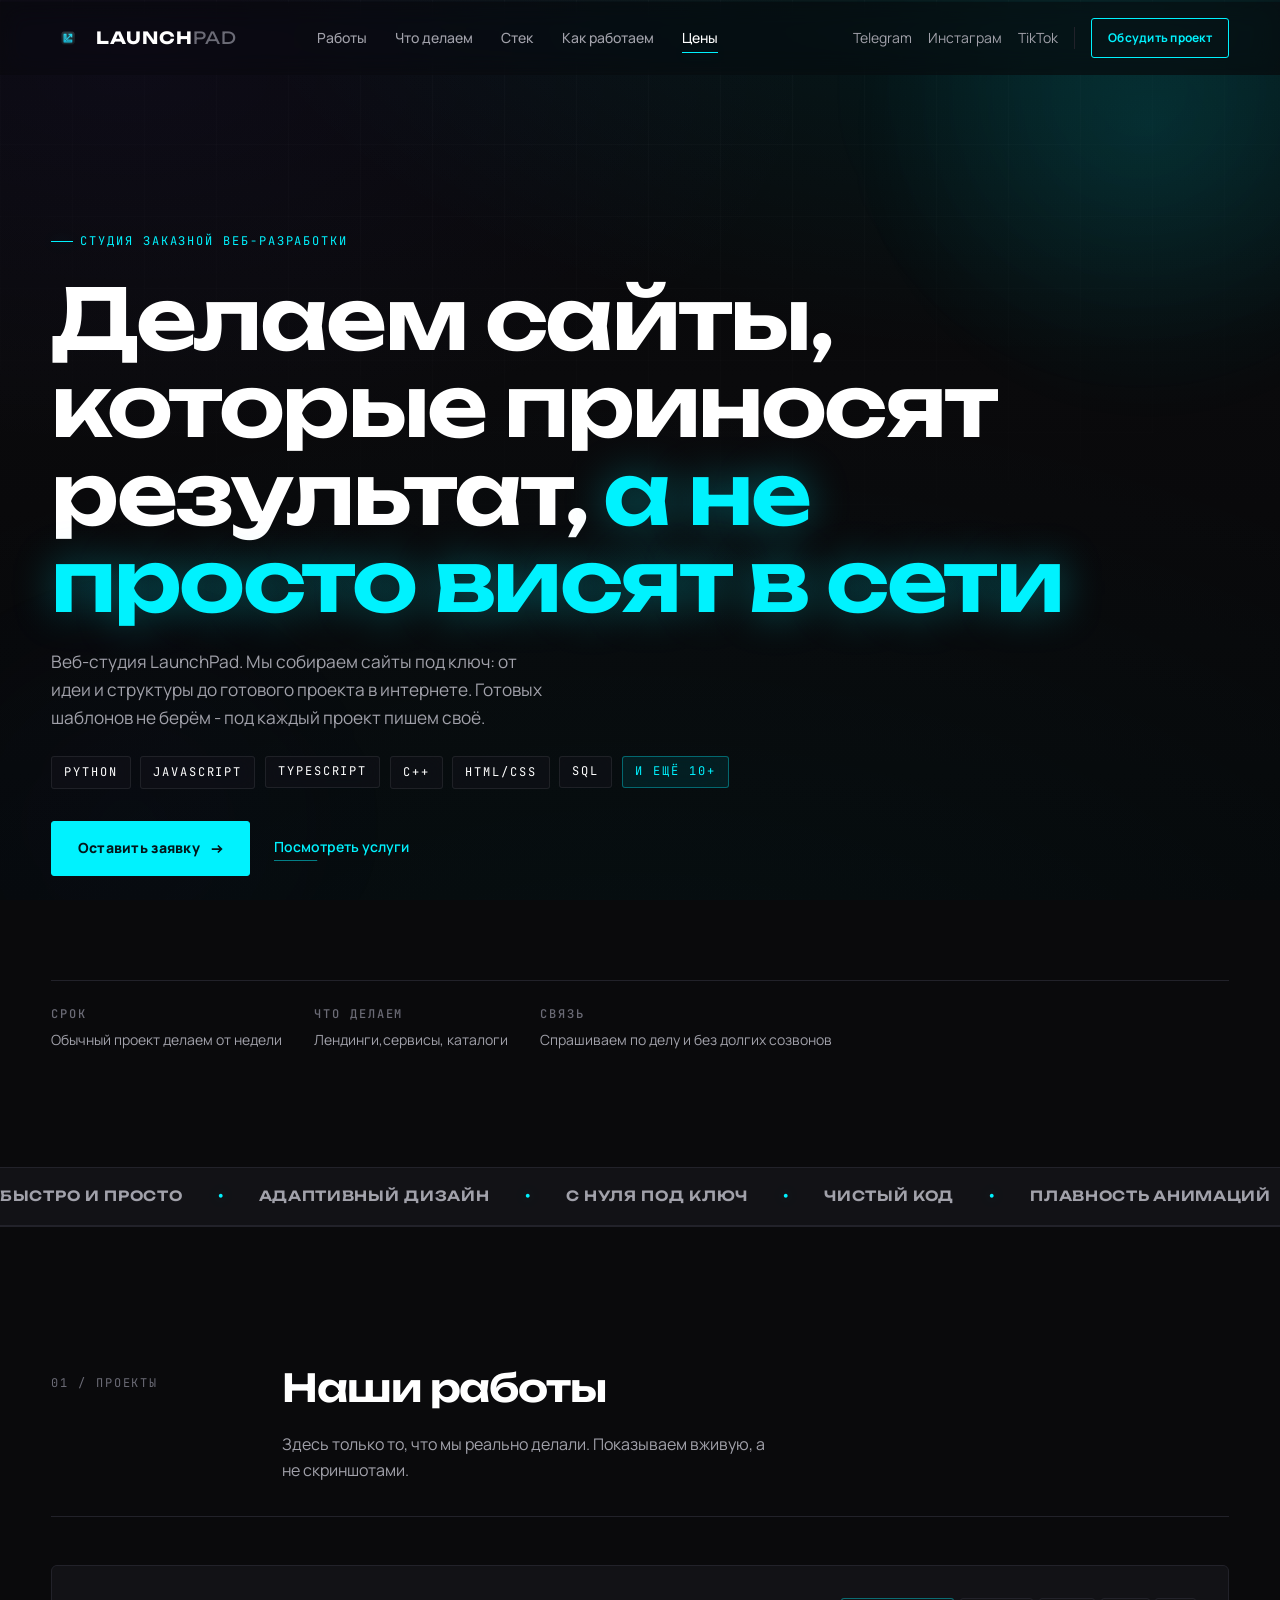
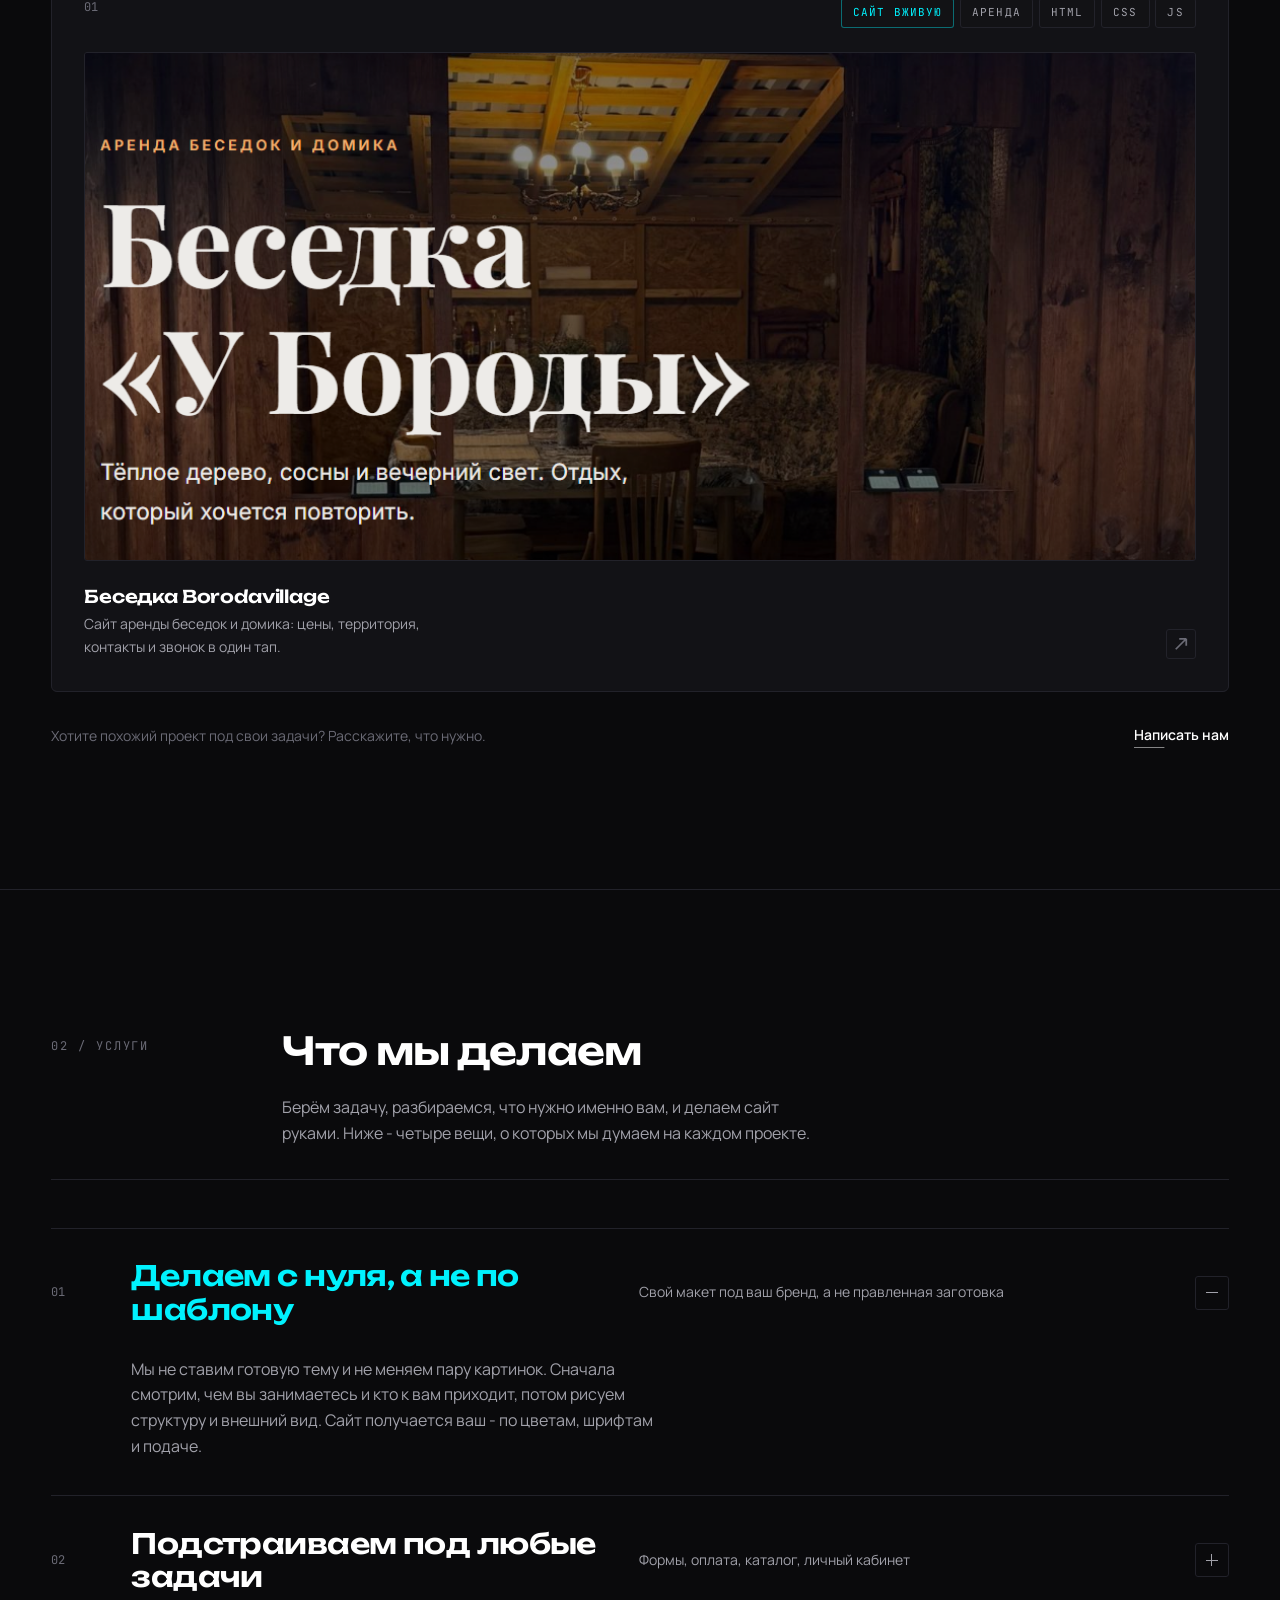
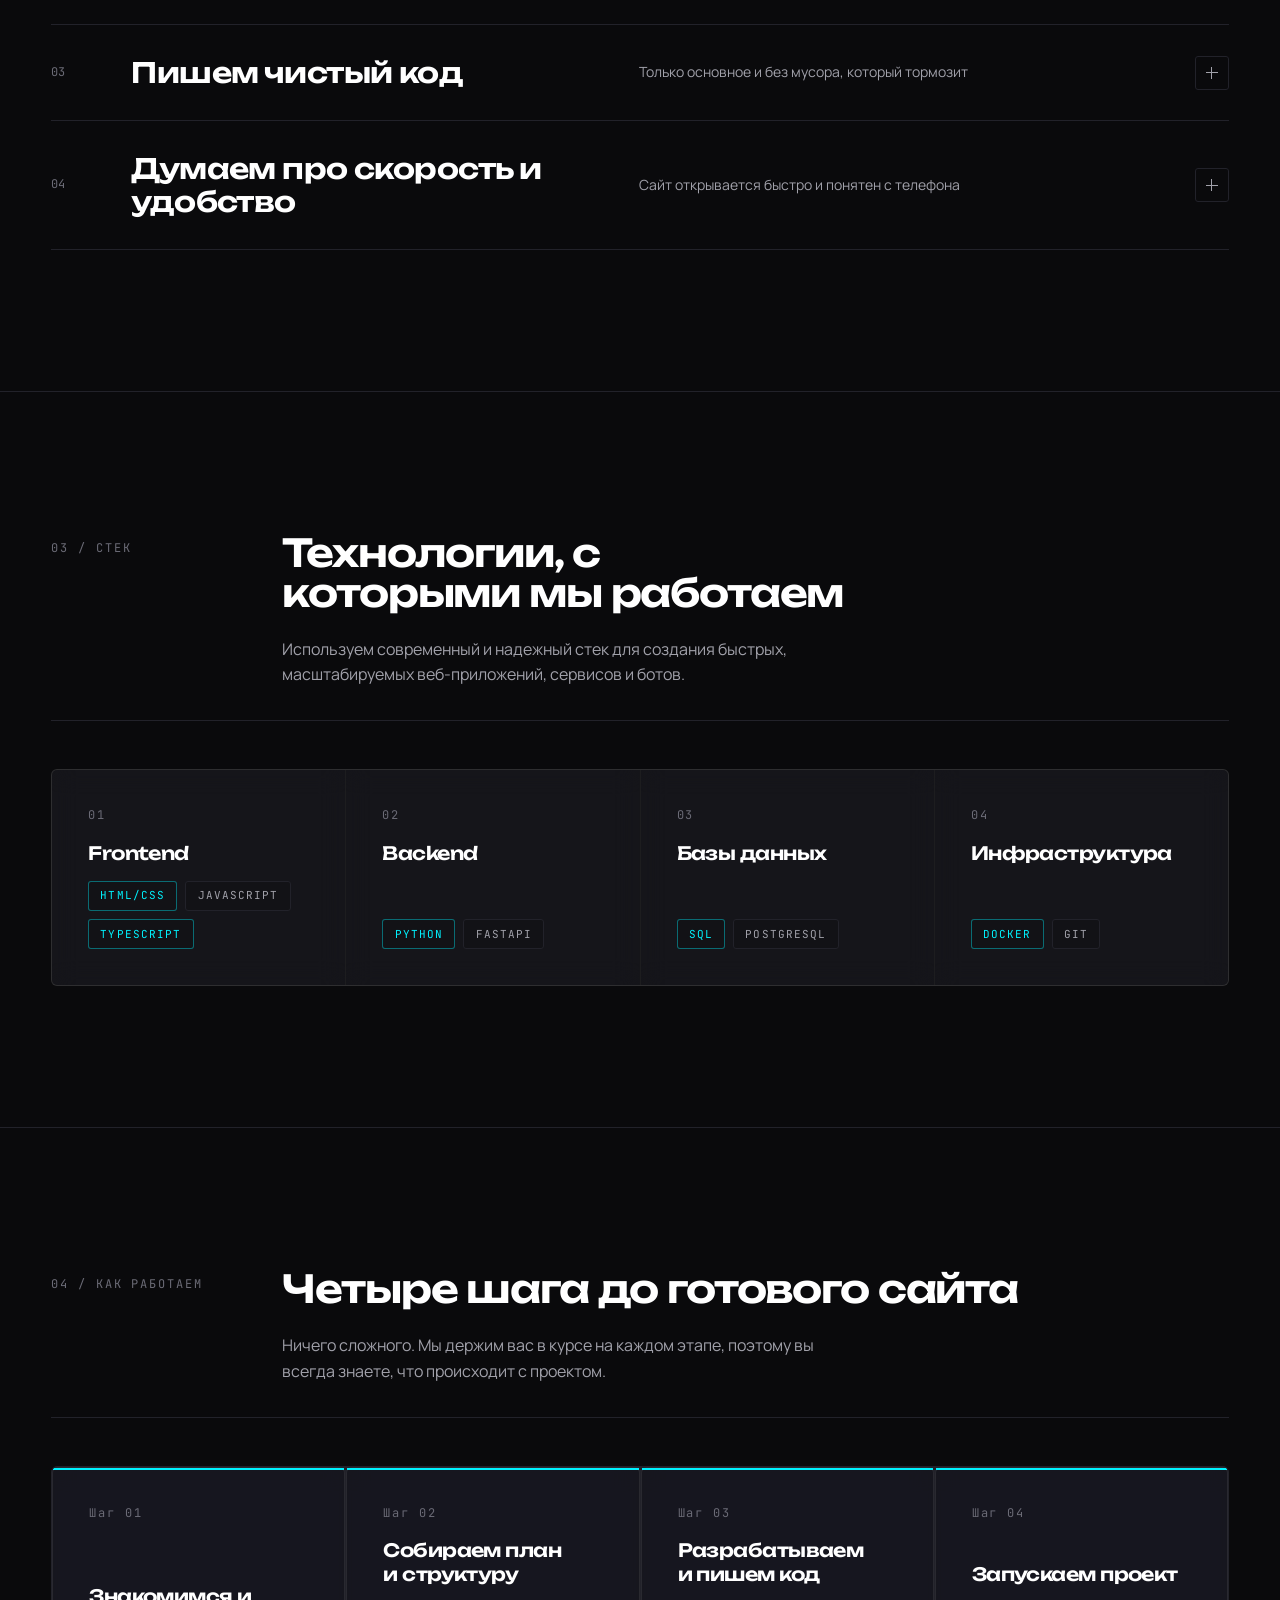
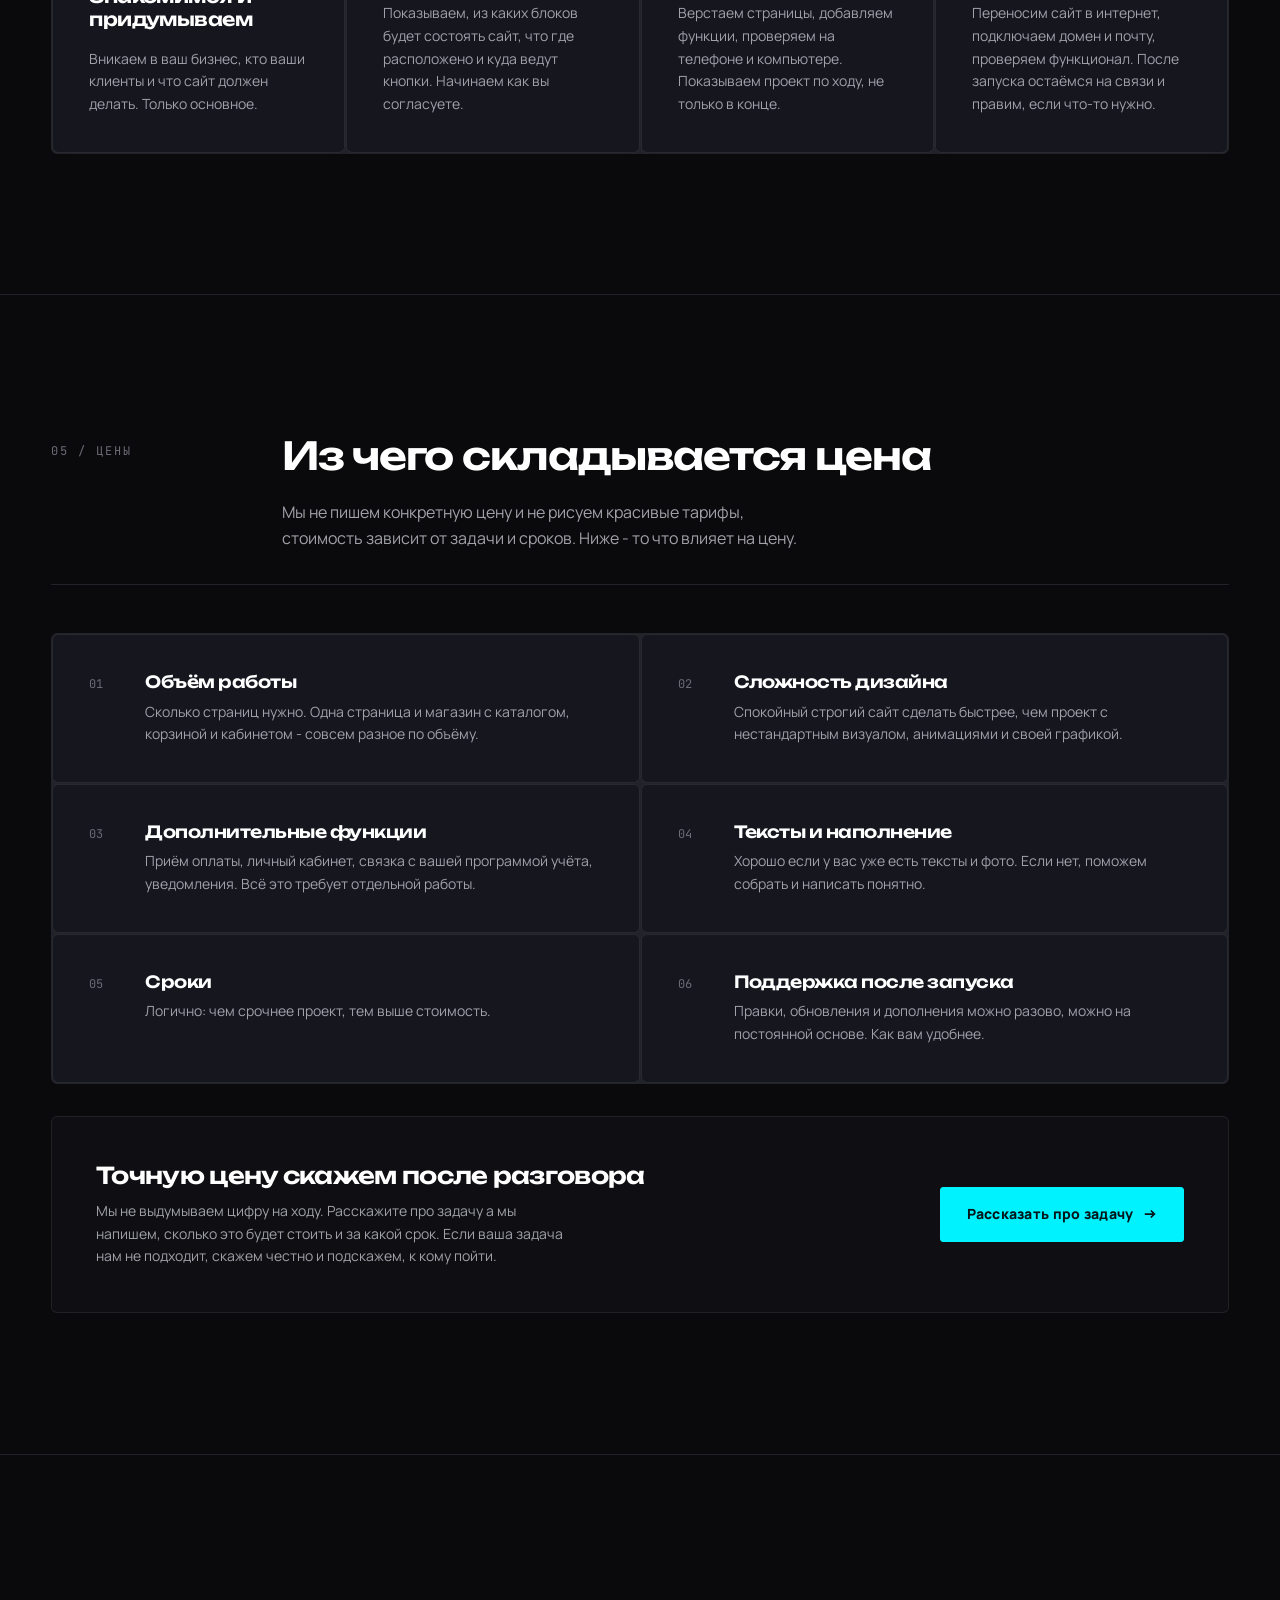
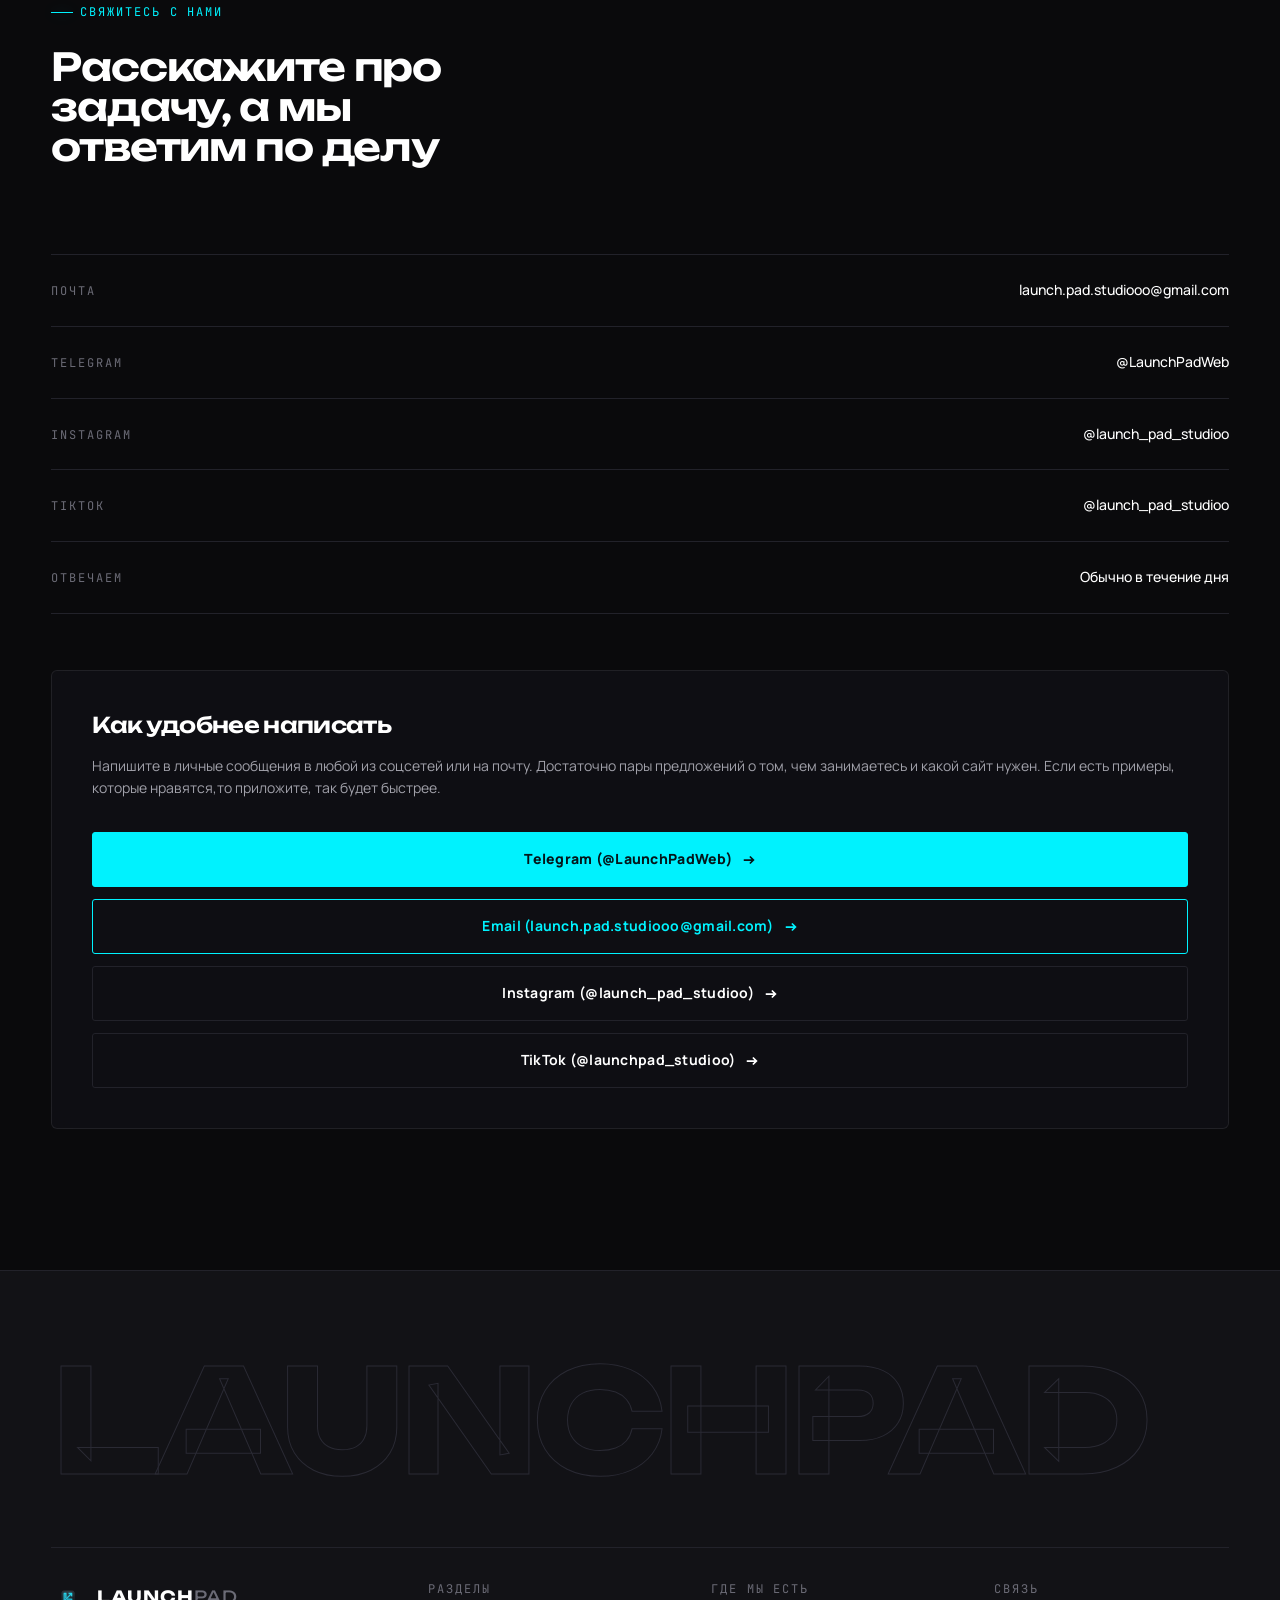
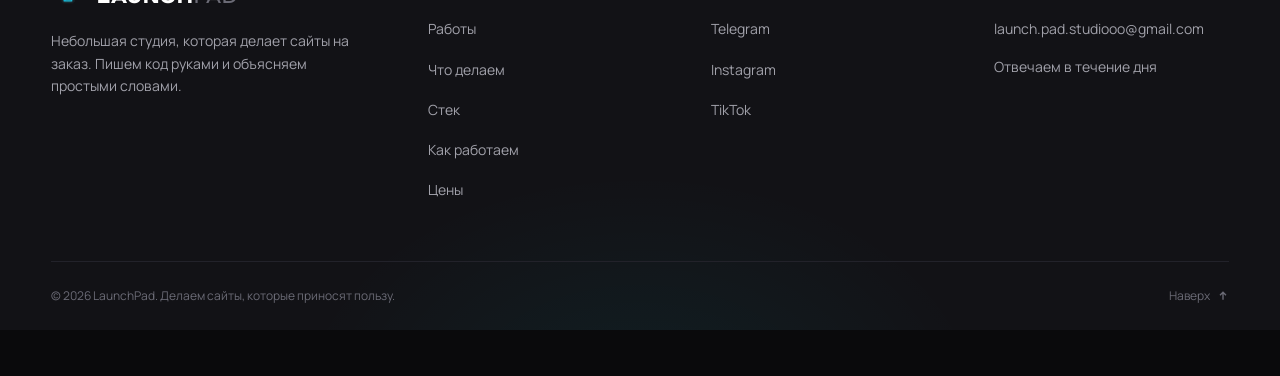
<file: index.html>
<!DOCTYPE html>
<html lang="ru">
<head>
  <meta charset="UTF-8">
  <meta name="viewport" content="width=device-width, initial-scale=1, viewport-fit=cover">
  <title>LaunchPad — студия заказной веб-разработки</title>
  <meta name="description" content="LaunchPad делает сайты на заказ: интернет-магазины, сервисы, лендинги. Без шаблонов, с нуля, под ваши задачи. Поговорим и предложим план со сроками.">
  <meta name="theme-color" content="#0A0A0C">
  <meta name="color-scheme" content="dark">
  <meta name="format-detection" content="telephone=no">
  <link rel="icon" type="png" href="logo.png">

  <link rel="preconnect" href="https://fonts.googleapis.com">
  <link rel="preconnect" href="https://fonts.gstatic.com" crossorigin>
  <link rel="stylesheet" href="https://fonts.googleapis.com/css2?family=Unbounded:wght@400;600;700&family=Manrope:wght@400;500;600;700;800&family=JetBrains+Mono:wght@400;500&display=swap">

  <link rel="stylesheet" href="variables.css">
  <link rel="stylesheet" href="base.css">
  <link rel="stylesheet" href="components.css">
  <link rel="stylesheet" href="motion.css">
</head>

<body>
  <a class="skip-link" href="#hero">Перейти к содержанию</a>

  <!-- Объёмный фон: мягкие градиенты + diffuse-свечения -->
  <div class="bg-atmosphere" aria-hidden="true">
    <span class="bg-atmosphere__orb bg-atmosphere__orb--a"></span>
    <span class="bg-atmosphere__orb bg-atmosphere__orb--b"></span>
  </div>

  <!-- Индикатор прогресса чтения -->
  <div class="scroll-progress" id="scroll-progress" aria-hidden="true"></div>

  <!-- ================= ШАПКА ================= -->
  <header class="site-header" id="site-header">
    <div class="shell site-header__inner">
      <a class="brand" href="#hero" aria-label="LaunchPad — на главную">
        <img class="brand__mark" src="logo.png" alt="LaunchPad" width="34" height="34">
        <span class="brand__name">Launch<span>Pad</span></span>
      </a>

      <nav class="nav" aria-label="Основные разделы">
        <ul class="nav__list">
          <li><a class="nav__link" href="#works">Работы</a></li>
          <li><a class="nav__link" href="#services">Что делаем</a></li>
          <li><a class="nav__link" href="#stack">Стек</a></li>
          <li><a class="nav__link" href="#process">Как работаем</a></li>
          <li><a class="nav__link" href="#pricing">Цены</a></li>
        </ul>
      </nav>

      <div class="header-tail">
        <div class="header-social">
          <a class="header-social__link" href="https://t.me/LaunchPadWeb" target="_blank" rel="noopener noreferrer">Telegram</a>
          <a class="header-social__link" href="https://www.instagram.com/launch_pad_studioo?exln=bzluanBwemNseXRo" target="_blank" rel="noopener noreferrer">Инстаграм</a>
          <a class="header-social__link" href="https://www.tiktok.com/@launchpad_studioo?_r=1&_t=ZS-9BCnpwYR7NH" target="_blank" rel="noopener noreferrer">TikTok</a>
        </div>
        <a class="btn btn--outline btn--sm" href="#contact"><span class="btn__label">Обсудить проект</span></a>
      </div>

      <button class="burger" id="burger" type="button" aria-expanded="false" aria-controls="mobile-menu" aria-label="Открыть меню">
        <span class="burger__box"><i></i><i></i><i></i></span>
      </button>
    </div>
  </header>

  <div class="mobile-menu" id="mobile-menu">
    <div class="mobile-menu__body">
      <a class="mobile-menu__link" href="#works"><span class="mono">01</span>Работы</a>
      <a class="mobile-menu__link" href="#services"><span class="mono">02</span>Что делаем</a>
      <a class="mobile-menu__link" href="#stack"><span class="mono">03</span>Стек</a>
      <a class="mobile-menu__link" href="#process"><span class="mono">04</span>Как работаем</a>
      <a class="mobile-menu__link" href="#pricing"><span class="mono">05</span>Цены</a>

      <div class="mobile-menu__foot">
        <div class="mobile-menu__socials">
          <a href="https://t.me/LaunchPadWeb" target="_blank" rel="noopener noreferrer">Telegram</a>
          <a href="https://www.instagram.com/launch_pad_studioo?exln=bzluanBwemNseXRo" target="_blank" rel="noopener noreferrer">Инстаграм</a>
          <a href="https://www.tiktok.com/@launchpad_studioo?_r=1&_t=ZS-9BCnpwYR7NH" target="_blank" rel="noopener noreferrer">TikTok</a>
        </div>
        <a class="btn btn--primary btn--wide" href="#contact"><span class="btn__label">Обсудить проект</span></a>
      </div>
    </div>
  </div>

  <main>
    <!-- ================= ГЛАВНЫЙ ЭКРАН ================= -->
    <section class="hero" id="hero">
      <div class="shell grid12 hero__inner">
        <div class="hero__lead">
          <span class="eyebrow eyebrow--accent reveal reveal--sm">Студия заказной веб-разработки</span>
          <h1 class="hero__title reveal">
            Делаем сайты, которые приносят результат, <em>а не просто висят в сети</em>
          </h1>
          <p class="hero__text reveal reveal--sm" style="--reveal-delay: 120ms;">
            Веб-студия LaunchPad. Мы собираем сайты под ключ: от идеи и структуры до готового
            проекта в интернете. Готовых шаблонов не берём - под каждый проект пишем своё.
          </p>
          <div class="hero__stack reveal" style="--reveal-delay: 350ms;" aria-label="Стек технологий">
            <span>Python</span>
            <span>JavaScript</span>
            <span>TypeScript</span>
            <span>C++</span>
            <span>HTML/CSS</span>
            <span>SQL</span>
            <span class="hero__more">и ещё 10+</span>
          </div>
          <div class="hero__actions">
            <a class="btn btn--primary" href="#contact">
              <span class="btn__label">Оставить заявку</span>
              <svg class="btn__arrow" viewBox="0 0 16 16" fill="none" stroke="currentColor" stroke-width="2" aria-hidden="true"><path d="M2 8h11M9 4l4 4-4 4"/></svg>
            </a>
            <a class="tlink tlink--accent" href="#services">Посмотреть услуги</a>
          </div>
        </div>

        <aside class="hero__meta reveal reveal--right" style="--reveal-delay: 220ms;">
          <div class="hero__meta-row">
            <div class="hero__meta-item">
              <b>Срок</b>
              Обычный проект делаем от недели
            </div>
            <div class="hero__meta-item">
              <b>Что делаем</b>
              Лендинги,сервисы, каталоги
            </div>
            <div class="hero__meta-item">
              <b>Связь</b>
              Спрашиваем по делу и без долгих созвонов
            </div>
          </div>
        </aside>
      </div>
    </section>


    <!-- ================= ТИКЕР / ИНФИНИТ-МАРКИ ================= -->
    <div class="marquee-ticker" aria-hidden="true">
      <div class="marquee-ticker__track">
        <div class="marquee-ticker__group">
          <span>Быстро и просто</span>
          <span class="dot">•</span>
          <span>Адаптивный дизайн</span>
          <span class="dot">•</span>
          <span>С нуля под ключ</span>
          <span class="dot">•</span>
          <span>Чистый код</span>
          <span class="dot">•</span>
          <span>Плавность анимаций</span>
          <span class="dot">•</span>
          <span>Быстро и по делу</span>
          <span class="dot">•</span>
        </div>
        <div class="marquee-ticker__group" aria-hidden="true">
          <span>Студия веб-разработки</span>
          <span class="dot">•</span>
          <span>Без шаблонов</span>
          <span class="dot">•</span>
          <span>С нуля под ключ</span>
          <span class="dot">•</span>
          <span>Чистый код</span>
          <span class="dot">•</span>
          <span>60 FPS</span>
          <span class="dot">•</span>
          <span>Быстро и по делу</span>
          <span class="dot">•</span>
        </div>
      </div>
    </div>


    <!-- ================= НАШИ РАБОТЫ ================= -->
    <section class="section section--line" id="works">
      <div class="shell">
        <header class="head reveal reveal--sm">
          <p class="head__index">01 / Проекты</p>
          <div>
            <h2 class="head__title">Наши работы</h2>
            <p class="head__note">
              Здесь только то, что мы реально делали. Показываем вживую, а не скриншотами.
            </p>
          </div>
        </header>

        <div class="works">
          <a class="work work--full reveal" href="https://borodavillage.by/" target="_blank" rel="noopener noreferrer">
            <div class="work__top">
              <span class="work__no mono">01</span>
              <div class="work__tags">
                <span class="tag tag--live">Сайт вживую</span>
                <span class="tag">Аренда</span>
                <span class="tag">HTML</span>
                <span class="tag">CSS</span>
                <span class="tag">JS</span>
              </div>
            </div>
            <div class="work__mock work__mock--full">
              <img src="boroda.png" alt="Превью сайта Borodavillage" style="width: 100%; height: auto; display: block;">
            </div>
            <div class="work__caption">
              <div>
                <h3 class="work__name">Беседка Borodavillage</h3>
                <p class="work__desc">Сайт аренды беседок и домика: цены, территория, контакты и звонок в один тап.</p>
              </div>
              <div class="work__arrow" aria-hidden="true">
                <svg width="14" height="14" viewBox="0 0 16 16" fill="none" stroke="currentColor" stroke-width="2"><path d="M2 14L14 2M14 2H6M14 2v8"/></svg>
              </div>
            </div>
          </a>
        </div>

        <div class="works__foot reveal">
          <span>Хотите похожий проект под свои задачи? Расскажите, что нужно.</span>
          <a class="tlink" href="#contact">Написать нам</a>
        </div>
      </div>
    </section>

    <!-- ================= ЧТО МЫ ДЕЛАЕМ ================= -->
    <section class="section section--line" id="services">
      <div class="shell">
        <header class="head reveal reveal--sm">
          <p class="head__index">02 / Услуги</p>
          <div>
            <h2 class="head__title">Что мы делаем</h2>
            <p class="head__note">
              Берём задачу, разбираемся, что нужно именно вам, и делаем сайт руками.
              Ниже - четыре вещи, о которых мы думаем на каждом проекте.
            </p>
          </div>
        </header>

        <div class="services" id="accordion">
          <div class="service reveal" data-open="true">
            <button class="service__head" type="button" aria-expanded="true" aria-controls="service-1">
              <span class="service__no">01</span>
              <span class="service__title">Делаем с нуля, а не по шаблону</span>
              <span class="service__hint">Свой макет под ваш бренд, а не правленная заготовка</span>
              <span class="service__toggle" aria-hidden="true"></span>
            </button>
            <div class="service__panel" id="service-1" role="region">
              <div>
                <div class="service__body">
                  <p>
                    Мы не ставим готовую тему и не меняем пару картинок. Сначала смотрим,
                    чем вы занимаетесь и кто к вам приходит, потом рисуем структуру и внешний вид.
                    Сайт получается ваш - по цветам, шрифтам и подаче.
                  </p>
                </div>
              </div>
            </div>
          </div>

          <div class="service reveal" data-open="false">
            <button class="service__head" type="button" aria-expanded="false" aria-controls="service-2">
              <span class="service__no">02</span>
              <span class="service__title">Подстраиваем под любые задачи</span>
              <span class="service__hint">Формы, оплата, каталог, личный кабинет</span>
              <span class="service__toggle" aria-hidden="true"></span>
            </button>
            <div class="service__panel" id="service-2" role="region">
              <div>
                <div class="service__body">
                  <p>
                    Нужен каталог на тысячу позиций? Форма заявки? Приём оплаты? А может личный кабинет
                    для клиентов? Делаем то, что реально нужно для работы и не тащим в проект
                    лишнее.
                  </p>
                </div>
              </div>
            </div>
          </div>

          <div class="service reveal" data-open="false">
            <button class="service__head" type="button" aria-expanded="false" aria-controls="service-3">
              <span class="service__no">03</span>
              <span class="service__title">Пишем чистый код</span>
              <span class="service__hint">Только основное и без мусора, который тормозит</span>
              <span class="service__toggle" aria-hidden="true"></span>
            </button>
            <div class="service__panel" id="service-3" role="region">
              <div>
                <div class="service__body">
                  <p>
                    Внутри HTML, CSS и немного JavaScript. Такой сайт легко поддерживать,
                    в нём нету кучи лишних файлов и легко вносить правки.
                    Если захотите передадим код и всё объясним.
                  </p>
                </div>
              </div>
            </div>
          </div>

          <div class="service reveal" data-open="false">
            <button class="service__head" type="button" aria-expanded="false" aria-controls="service-4">
              <span class="service__no">04</span>
              <span class="service__title">Думаем про скорость и удобство</span>
              <span class="service__hint">Сайт открывается быстро и понятен с телефона</span>
              <span class="service__toggle" aria-hidden="true"></span>
            </button>
            <div class="service__panel" id="service-4" role="region">
              <div>
                <div class="service__body">
                  <p>
                    Большинство людей заходят с телефона, поэтому мобильная версия у нас идёт
                    первой. Ставим только нужные файлы, чтобы страница открывалась
                    быстро, а посетитель не уходил, не дождавшись.
                  </p>
                </div>
              </div>
            </div>
          </div>
        </div>
      </div>
    </section>

    <!-- ================= НАШ СТЕК ================= -->
    <section class="section section--line" id="stack">
      <div class="shell">
        <header class="head reveal reveal--sm">
          <p class="head__index">03 / Стек</p>
          <div>
            <h2 class="head__title">Технологии, с которыми мы работаем</h2>
            <p class="head__note">
              Используем современный и надежный стек для создания быстрых, масштабируемых веб-приложений, сервисов и ботов.
            </p>
          </div>
        </header>

        <div class="stack-grid">
          <div class="stack-category reveal reveal--scale">
            <span class="stack-category__no mono">01</span>
            <h3 class="stack-category__title">Frontend</h3>
            <div class="stack-tags">
              <span class="tag tag--live">HTML/CSS</span>
              <span class="tag">JavaScript</span>
              <span class="tag tag--live">TypeScript</span>
            </div>
          </div>

          <div class="stack-category reveal reveal--scale">
            <span class="stack-category__no mono">02</span>
            <h3 class="stack-category__title">Backend</h3>
            <div class="stack-tags">
              <span class="tag tag--live">Python</span>
              <span class="tag">FastAPI</span>
            </div>
          </div>

          <div class="stack-category reveal reveal--scale">
            <span class="stack-category__no mono">03</span>
            <h3 class="stack-category__title">Базы данных</h3>
            <div class="stack-tags">
              <span class="tag tag--live">SQL</span>
              <span class="tag">PostgreSQL</span>
            </div>
          </div>

          <div class="stack-category reveal reveal--scale">
            <span class="stack-category__no mono">04</span>
            <h3 class="stack-category__title">Инфраструктура</h3>
            <div class="stack-tags">
              <span class="tag tag--live">Docker</span>
              <span class="tag">Git</span>
            </div>
          </div>
        </div>
      </div>
    </section>

    <!-- ================= КАК МЫ РАБОТАЕМ ================= -->
    <section class="section section--line" id="process">
      <div class="shell">
        <header class="head reveal reveal--sm">
          <p class="head__index">04 / Как работаем</p>
          <div>
            <h2 class="head__title">Четыре шага до готового сайта</h2>
            <p class="head__note">
              Ничего сложного. Мы держим вас в курсе на каждом этапе, поэтому вы всегда знаете,
              что происходит с проектом.
            </p>
          </div>
        </header>

        <ol class="steps">
          <li class="step reveal">
            <span class="step__no">Шаг 01</span>
            <h3 class="step__title">Знакомимся и придумываем</h3>
            <p class="step__text">
              Вникаем в ваш бизнес, кто ваши клиенты и что сайт должен делать.
              Только основное.
            </p>
          </li>
          <li class="step reveal">
            <span class="step__no">Шаг 02</span>
            <h3 class="step__title">Собираем план и структуру</h3>
            <p class="step__text">
              Показываем, из каких блоков будет состоять сайт, что где расположено и куда
              ведут кнопки. Начинаем как вы согласуете.
            </p>
          </li>
          <li class="step reveal">
            <span class="step__no">Шаг 03</span>
            <h3 class="step__title">Разрабатываем и пишем код</h3>
            <p class="step__text">
              Верстаем страницы, добавляем функции, проверяем на телефоне и компьютере.
              Показываем проект по ходу, не только в конце.
            </p>
          </li>
          <li class="step reveal">
            <span class="step__no">Шаг 04</span>
            <h3 class="step__title">Запускаем проект</h3>
            <p class="step__text">
              Переносим сайт в интернет, подключаем домен и почту, проверяем функционал.
              После запуска остаёмся на связи и правим, если что-то нужно.
            </p>
          </li>
        </ol>
      </div>
    </section>

    <!-- ================= ЦЕНЫ ================= -->
    <section class="section section--line" id="pricing">
      <div class="shell">
        <header class="head reveal reveal--sm">
          <p class="head__index">05 / Цены</p>
          <div>
            <h2 class="head__title">Из чего складывается цена</h2>
            <p class="head__note">
              Мы не пишем конкретную цену и не рисуем красивые тарифы, стоимость зависит от задачи и сроков. Ниже - то что влияет на цену.
            </p>
          </div>
        </header>

        <div class="pricing">
          <div class="factor reveal">
            <span class="factor__no">01</span>
            <div>
              <h3 class="factor__title">Объём работы</h3>
              <p class="factor__text">
                Сколько страниц нужно. Одна страница и магазин
                с каталогом, корзиной и кабинетом - совсем разное по объёму.
              </p>
            </div>
          </div>
          <div class="factor reveal">
            <span class="factor__no">02</span>
            <div>
              <h3 class="factor__title">Сложность дизайна</h3>
              <p class="factor__text">
                Спокойный строгий сайт сделать быстрее, чем проект с нестандартным визуалом,
                анимациями и своей графикой.
              </p>
            </div>
          </div>
          <div class="factor reveal">
            <span class="factor__no">03</span>
            <div>
              <h3 class="factor__title">Дополнительные функции</h3>
              <p class="factor__text">
                Приём оплаты, личный кабинет, связка с вашей программой учёта, уведомления. Всё это требует отдельной работы.
              </p>
            </div>
          </div>
          <div class="factor reveal">
            <span class="factor__no">04</span>
            <div>
              <h3 class="factor__title">Тексты и наполнение</h3>
              <p class="factor__text">
                Хорошо если у вас уже есть тексты и фото. Если нет, поможем собрать
                и написать понятно.
              </p>
            </div>
          </div>
          <div class="factor reveal">
            <span class="factor__no">05</span>
            <div>
              <h3 class="factor__title">Сроки</h3>
              <p class="factor__text">
                Логично: чем срочнее проект, тем выше стоимость.
              </p>
            </div>
          </div>
          <div class="factor reveal">
            <span class="factor__no">06</span>
            <div>
              <h3 class="factor__title">Поддержка после запуска</h3>
              <p class="factor__text">
                Правки, обновления и дополнения можно разово, можно на постоянной основе.
                Как вам удобнее.
              </p>
            </div>
          </div>
        </div>

        <div class="pricing__foot reveal">
          <div>
            <h3>Точную цену скажем после разговора</h3>
            <p>
              Мы не выдумываем цифру на ходу. Расскажите про задачу а мы
              напишем, сколько это будет стоить и за какой срок. Если ваша задача нам не подходит,
              скажем честно и подскажем, к кому пойти.
            </p>
          </div>
          <a class="btn btn--primary" href="#contact">
            <span class="btn__label">Рассказать про задачу</span>
            <svg class="btn__arrow" viewBox="0 0 16 16" fill="none" stroke="currentColor" stroke-width="2" aria-hidden="true"><path d="M2 8h11M9 4l4 4-4 4"/></svg>
          </a>
        </div>
      </div>
    </section>

    <!-- ================= КОНТАКТЫ ================= -->
    <section class="section contact" id="contact">
      <div class="shell grid12 contact__inner">
        <div class="contact__lead">
          <span class="eyebrow eyebrow--accent">Свяжитесь с нами</span>
          <h2 class="contact__title">Расскажите про задачу, а мы ответим по делу</h2>
        </div>

        <dl class="contact__info reveal">
          <div class="contact__row">
            <dt>Почта</dt>
            <dd><a href="mailto:launch.pad.studiooo@gmail.com?subject=%D0%97%D0%B0%D0%B4%D0%B0%D1%87%D0%B0%20%D1%81%20%D1%81%D0%B0%D0%B9%D1%82%D0%BE%D0%BC" title="Написать на launch.pad.studiooo@gmail.com">launch.pad.studiooo@gmail.com</a></dd>
          </div>
          <div class="contact__row">
            <dt>Telegram</dt>
            <dd><a href="https://t.me/LaunchPadWeb" target="_blank" rel="noopener noreferrer">@LaunchPadWeb</a></dd>
          </div>
          <div class="contact__row">
            <dt>Instagram</dt>
            <dd><a href="https://www.instagram.com/launch_pad_studioo?exln=MW9sbDR3dHdiMGhqYw==" target="_blank" rel="noopener noreferrer">@launch_pad_studioo</a></dd>
          </div>
          <div class="contact__row">
            <dt>TikTok</dt>
            <dd><a href="https://www.tiktok.com/@launchpad_studioo?_r=1&_t=ZS-9BCnpwYR7NH" target="_blank" rel="noopener noreferrer">@launch_pad_studioo</a></dd>
          </div>
          <div class="contact__row">
            <dt>Отвечаем</dt>
            <dd>Обычно в течение дня</dd>
          </div>
        </dl>

        <aside class="contact__aside reveal">
          <h3>Как удобнее написать</h3>
          <p>
            Напишите в личные сообщения в любой из соцсетей или на почту. Достаточно пары
            предложений о том, чем занимаетесь и какой сайт нужен. Если есть примеры, которые
            нравятся,то приложите, так будет быстрее.
          </p>
          <div class="contact__actions" style="display: grid; gap: 0.75rem;">
            <a class="btn btn--primary btn--wide" href="https://t.me/LaunchPadWeb" target="_blank" rel="noopener noreferrer" title="Написать в Telegram">
              <span class="btn__label">Telegram (@LaunchPadWeb)</span>
              <svg class="btn__arrow" viewBox="0 0 16 16" fill="none" stroke="currentColor" stroke-width="2" aria-hidden="true"><path d="M2 8h11M9 4l4 4-4 4"/></svg>
            </a>
            <a class="btn btn--outline btn--wide" href="mailto:launch.pad.studiooo@gmail.com?subject=%D0%97%D0%B0%D0%B4%D0%B0%D1%87%D0%B0%20%D1%81%20%D1%81%D0%B0%D0%B9%D1%82%D0%BE%D0%BC" title="Написать на почту">
              <span class="btn__label">Email (launch.pad.studiooo@gmail.com)</span>
              <svg class="btn__arrow" viewBox="0 0 16 16" fill="none" stroke="currentColor" stroke-width="2" aria-hidden="true"><path d="M2 8h11M9 4l4 4-4 4"/></svg>
            </a>
            <a class="btn btn--ghost btn--wide" href="https://www.instagram.com/launch_pad_studioo?exln=MW9sbDR3dHdiMGhqYw==" target="_blank" rel="noopener noreferrer" title="Instagram">
              <span class="btn__label">Instagram (@launch_pad_studioo)</span>
              <svg class="btn__arrow" viewBox="0 0 16 16" fill="none" stroke="currentColor" stroke-width="2" aria-hidden="true"><path d="M2 8h11M9 4l4 4-4 4"/></svg>
            </a>
            <a class="btn btn--ghost btn--wide" href="https://www.tiktok.com/@launchpad_studioo?_r=1&_t=ZS-9BCnpwYR7NH" target="_blank" rel="noopener noreferrer" title="TikTok">
              <span class="btn__label">TikTok (@launchpad_studioo)</span>
              <svg class="btn__arrow" viewBox="0 0 16 16" fill="none" stroke="currentColor" stroke-width="2" aria-hidden="true"><path d="M2 8h11M9 4l4 4-4 4"/></svg>
            </a>
          </div>
        </aside>
      </div>
    </section>
  </main>

  <!-- ================= ПОДВАЛ ================= -->
  <footer class="site-footer">
    <div class="shell">
      <p class="footer__wordmark" aria-hidden="true">LaunchPad</p>

      <div class="footer__grid">
        <div>
          <div class="footer__brand-row">
            <img class="brand__mark" src="logo.png" alt="LaunchPad" width="34" height="34">
            <span class="brand__name">Launch<span>Pad</span></span>
          </div>
          <p class="footer__note">
            Небольшая студия, которая делает сайты на заказ. Пишем код руками и объясняем простыми словами.
          </p>
        </div>

        <div>
          <p class="footer__col-title">Разделы</p>
          <div class="footer__list">
            <a href="#works">Работы</a>
            <a href="#services">Что делаем</a>
            <a href="#stack">Стек</a>
            <a href="#process">Как работаем</a>
            <a href="#pricing">Цены</a>
          </div>
        </div>

        <div>
          <p class="footer__col-title">Где мы есть</p>
          <div class="footer__list">
            <a href="https://t.me/LaunchPadWeb" target="_blank" rel="noopener noreferrer">Telegram</a>
            <a href="https://www.instagram.com/launch_pad_studioo?exln=MW9sbDR3dHdiMGhqYw==" target="_blank" rel="noopener noreferrer">Instagram</a>
            <a href="https://www.tiktok.com/@launchpad_studioo?_r=1&_t=ZS-9BCnpwYR7NH" target="_blank" rel="noopener noreferrer">TikTok</a>
          </div>
        </div>

        <div>
          <p class="footer__col-title">Связь</p>
          <div class="footer__list">
            <a href="mailto:launch.pad.studiooo@gmail.com?subject=%D0%97%D0%B0%D0%B4%D0%B0%D1%87%D0%B0%20%D1%81%20%D1%81%D0%B0%D0%B9%D1%82%D0%BE%D0%BC" title="Написать на launch.pad.studiooo@gmail.com">launch.pad.studiooo@gmail.com</a>
            <span>Отвечаем в течение дня</span>
          </div>
        </div>
      </div>

      <div class="footer__bottom">
        <p>© <span id="year">2026</span> LaunchPad. Делаем сайты, которые приносят пользу.</p>
        <a class="footer__top-link" href="#hero">
          Наверх
          <svg width="12" height="12" viewBox="0 0 16 16" fill="none" stroke="currentColor" stroke-width="1.8" aria-hidden="true"><path d="M8 13V3M4 7l4-4 4 4"/></svg>
        </a>
      </div>
    </div>
  </footer>

  <!-- Кнопка «наверх» -->
  <button class="to-top" id="to-top" type="button" aria-label="Вернуться наверх">
    <svg width="16" height="16" viewBox="0 0 16 16" fill="none" stroke="currentColor" stroke-width="1.8" aria-hidden="true"><path d="M8 13V3M4 7l4-4 4 4"/></svg>
  </button>

  <script src="main.js"></script>
</body>
</html>
</file>
<file: variables.css>
/* ============================================================
   LaunchPad — токены дизайн-системы
   Палитра строго по иконке студии. Акцент один: #00F2FE.
   ============================================================ */

:root {
  /* --- Цвет --- */
  --bg: #0A0A0C;
  --surface: #121216;
  --surface-up: #16161B;
  --line: #22222A;
  --line-soft: #1A1A20;

  --text: #FFFFFF;
  --text-muted: #A1A1AA;
  --text-dim: #6B6B76;

  --accent: #00F2FE;
  --accent-ink: #04161A;
  --accent-glow: rgba(0, 242, 254, 0.35);
  --accent-veil: rgba(0, 242, 254, 0.07);

  /* --- Типографика --- */
  --font-display: 'Unbounded', 'Manrope', 'Segoe UI', system-ui, sans-serif;
  --font-body: 'Manrope', 'Segoe UI', system-ui, sans-serif;
  --font-mono: 'JetBrains Mono', 'Consolas', ui-monospace, monospace;

  --fs-mega: clamp(2.25rem, 8.5vw, 5.25rem);
  --fs-h1: clamp(1.85rem, 4.2vw, 3.5rem);
  --fs-h2: clamp(1.5rem, 3vw, 2.5rem);
  --fs-h3: clamp(1.1rem, 1.7vw, 1.5rem);
  --fs-lead: clamp(1rem, 1.35vw, 1.2rem);
  --fs-body: 1rem;
  --fs-sm: 0.875rem;
  --fs-xs: 0.75rem;

  --lh-tight: 1.04;
  --lh-snug: 1.28;
  --lh-body: 1.62;
  --tr-tight: -0.03em;
  --tr-wide: 0.16em;

  /* --- Ритм и сетка --- */
  --page-max: 1320px;
  --gutter: clamp(1.25rem, 4vw, 3.5rem);
  --section-y: clamp(3.75rem, 11vw, 10rem);
  --header-h: 72px;

  --sp-1: 0.25rem;
  --sp-2: 0.5rem;
  --sp-3: 0.75rem;
  --sp-4: 1rem;
  --sp-5: 1.5rem;
  --sp-6: 2rem;
  --sp-7: 3rem;
  --sp-8: 4rem;
  --sp-9: 6rem;

  /* --- Форма --- */
  --radius: 3px;
  --radius-lg: 6px;
  --border: 1px solid var(--line);
  --border-accent: 1px solid var(--accent);

  /* --- Движение --- */
  --ease: cubic-bezier(0.22, 0.61, 0.36, 1);
  --ease-out: cubic-bezier(0.16, 1, 0.3, 1);
  --t-fast: 140ms;
  --t-base: 260ms;
  --t-slow: 520ms;

  /* --- Микроинтеракции: тайминги и амплитуды --- */
  --t-hover: 320ms;
  --t-reveal: 720ms;
  --ease-spring: cubic-bezier(0.34, 1.4, 0.64, 1);
  --scale-hover: 1.02;
  --scale-hover-strong: 1.05;
  --lift-hover: -3px;
  --arrow-shift: 5px;

  /* --- Стекло (glassmorphism) --- */
  --glass-bg: rgba(18, 18, 24, 0.55);
  --glass-bg-strong: rgba(22, 22, 30, 0.78);
  --glass-border: rgba(255, 255, 255, 0.08);
  --glass-border-accent: rgba(0, 242, 254, 0.38);
  --glass-blur: 12px;
  --glass-saturate: 180%;

  /* --- Фон: мягкие градиенты и ядро свечения --- */
  --bg-deep: #060608;
  --bg-mid: #0A0A0C;
  --glow-core: rgba(0, 242, 254, 0.10);
  --glow-halo: rgba(0, 242, 254, 0.045);
  --glow-violet: rgba(120, 90, 255, 0.06);

  /* --- Тени для hover --- */
  --shadow-hover: 0 18px 40px -22px rgba(0, 0, 0, 0.9);
  --shadow-hover-glow: 0 18px 40px -22px rgba(0, 0, 0, 0.9), 0 0 26px -6px rgba(0, 242, 254, 0.28);

  /* --- Тени (свечение — только для акцента) --- */
  --glow-sm: 0 0 14px rgba(0, 242, 254, 0.28);
  --glow-md: 0 0 28px rgba(0, 242, 254, 0.32);
  --shadow-panel: 0 24px 60px -32px rgba(0, 0, 0, 0.9);

  /* --- Слои --- */
  --z-base: 1;
  --z-sticky: 100;
  --z-overlay: 200;
}
</file>
<file: base.css>
/* ============================================================
   LaunchPad — база: reset, типографика, сетка, служебное
   ============================================================ */

*,
*::before,
*::after {
  box-sizing: border-box;
}

html {
  -webkit-text-size-adjust: 100%;
  scroll-behavior: smooth;
  scroll-padding-top: calc(var(--header-h) + env(safe-area-inset-top) + 24px);
}

body {
  margin: 0;
  background-color: var(--bg);
  color: var(--text-muted);
  font-family: var(--font-body);
  font-size: var(--fs-body);
  line-height: var(--lh-body);
  font-weight: 400;
  -webkit-font-smoothing: antialiased;
  -moz-osx-font-smoothing: grayscale;
  overflow-x: hidden;
}

body.is-locked {
  overflow: hidden;
}

h1, h2, h3, h4, p, figure, blockquote, dl, dd {
  margin: 0;
}

ul, ol {
  margin: 0;
  padding: 0;
  list-style: none;
}

img, svg {
  display: block;
  max-width: 100%;
}

a {
  color: inherit;
  text-decoration: none;
}

button,
input,
textarea,
select {
  font: inherit;
  color: inherit;
}

button {
  background: none;
  border: 0;
  padding: 0;
  cursor: pointer;
}

::selection {
  background: var(--accent);
  color: var(--accent-ink);
}

/* ---------- Скроллбар ---------- */

::-webkit-scrollbar {
  width: 10px;
}

::-webkit-scrollbar-track {
  background: var(--bg);
}

::-webkit-scrollbar-thumb {
  background: #2C2C35;
  border: 2px solid var(--bg);
  border-radius: 10px;
}

::-webkit-scrollbar-thumb:hover {
  background: #3A3A45;
}

/* ---------- Типографика ---------- */

h1, h2, h3, h4 {
  color: var(--text);
  font-family: var(--font-display);
  font-weight: 600;
  line-height: var(--lh-tight);
  letter-spacing: var(--tr-tight);
  text-wrap: balance;
  overflow-wrap: break-word;
}

h1 { font-size: var(--fs-h1); }
h2 { font-size: var(--fs-h2); }
h3 { font-size: var(--fs-h3); line-height: var(--lh-snug); }

p {
  text-wrap: pretty;
  overflow-wrap: break-word;
}

strong {
  color: var(--text);
  font-weight: 600;
}

/* ---------- Сетка-каркас ---------- */

.shell {
  width: 100%;
  max-width: var(--page-max);
  margin-inline: auto;
  padding-inline: max(var(--gutter), env(safe-area-inset-left)) max(var(--gutter), env(safe-area-inset-right));
}

.grid12 {
  display: grid;
  grid-template-columns: repeat(12, minmax(0, 1fr));
  column-gap: clamp(1rem, 2vw, 2rem);
}

.section {
  padding-block: var(--section-y);
  position: relative;
}

.section--line {
  border-top: var(--border);
}

/* ---------- Заголовок раздела ---------- */

.head {
  display: grid;
  grid-template-columns: minmax(0, 1fr);
  gap: var(--sp-4);
  padding-bottom: var(--sp-6);
  border-bottom: var(--border);
}

@media (min-width: 900px) {
  .head {
    grid-template-columns: 180px minmax(0, 1fr);
    column-gap: clamp(1.5rem, 4vw, 4rem);
    align-items: start;
  }
}

.head__index {
  font-family: var(--font-mono);
  font-size: var(--fs-xs);
  letter-spacing: var(--tr-wide);
  text-transform: uppercase;
  color: var(--text-dim);
  padding-top: 0.5em;
}

.head__title {
  max-width: 22ch;
}

.head__note {
  margin-top: var(--sp-5);
  max-width: 54ch;
  color: var(--text-muted);
}

/* ---------- Служебные надписи ---------- */

.eyebrow {
  display: inline-flex;
  align-items: center;
  gap: 0.6em;
  font-family: var(--font-mono);
  font-size: var(--fs-xs);
  letter-spacing: var(--tr-wide);
  text-transform: uppercase;
  color: var(--text-dim);
}

.eyebrow::before {
  content: "";
  width: 22px;
  height: 1px;
  background: var(--line);
}

.eyebrow--accent {
  color: var(--accent);
}

.eyebrow--accent::before {
  background: var(--accent);
  box-shadow: var(--glow-sm);
}

.mono {
  font-family: var(--font-mono);
  letter-spacing: 0.02em;
}

/* ---------- Доступность ---------- */

:focus-visible {
  outline: 2px solid var(--accent);
  outline-offset: 3px;
}

.skip-link {
  position: absolute;
  left: var(--gutter);
  top: -100px;
  z-index: var(--z-overlay);
  padding: 0.7rem 1.1rem;
  background: var(--accent);
  color: var(--accent-ink);
  font-weight: 700;
  transition: top var(--t-fast) var(--ease);
}

.skip-link:focus {
  top: 12px;
}

.visually-hidden {
  position: absolute;
  width: 1px;
  height: 1px;
  padding: 0;
  margin: -1px;
  overflow: hidden;
  clip-path: inset(50%);
  white-space: nowrap;
}

/* ---------- Появление при скролле ---------- */

.reveal {
  opacity: 0;
  transform: translateY(18px);
  transition:
    opacity 600ms var(--ease-out),
    transform 600ms var(--ease-out);
  transition-delay: var(--reveal-delay, 0ms);
  will-change: opacity, transform;
}

.reveal.is-in {
  opacity: 1;
  transform: translateY(0);
}

/* ---------- Уважаем настройки движения ---------- */

@media (prefers-reduced-motion: reduce) {
  html {
    scroll-behavior: auto;
  }

  .reveal {
    opacity: 1;
    transform: none;
    transition: none;
  }

  *,
  *::before,
  *::after {
    animation-duration: 0.01ms !important;
    animation-iteration-count: 1 !important;
    transition-duration: 0.01ms !important;
  }
}
</file>
<file: components.css>
/* ============================================================
   LaunchPad — компоненты
   ============================================================ */

/* ---------------- Кнопки ---------------- */

.btn {
  --btn-bg: transparent;
  --btn-fg: var(--text);
  --btn-line: var(--line);
  display: inline-flex;
  align-items: center;
  gap: 0.7em;
  padding: 0.95rem 1.6rem;
  border: 1px solid var(--btn-line);
  border-radius: var(--radius);
  background: var(--btn-bg);
  color: var(--btn-fg);
  font-family: var(--font-body);
  font-size: var(--fs-sm);
  font-weight: 700;
  letter-spacing: 0.02em;
  white-space: nowrap;
  position: relative;
  overflow: hidden;
  transition:
    background-color 0.25s var(--ease-out),
    color 0.25s var(--ease-out),
    border-color 0.25s var(--ease-out),
    box-shadow 0.25s var(--ease-out),
    transform 0.25s var(--ease-out);
}

.btn:hover {
  transform: translateY(-2px);
  box-shadow: 0 10px 25px -10px rgba(0, 242, 254, 0.25);
}

.btn:active {
  transform: translateY(0) scale(0.98);
}

.btn__label {
  position: relative;
  z-index: 1;
}

.btn__arrow {
  position: relative;
  z-index: 1;
  width: 14px;
  height: 14px;
  transition: transform var(--t-base) var(--ease);
}

.btn:hover .btn__arrow {
  transform: translateX(4px);
}

/* Основная — единственный элемент со свечением */

.btn--primary {
  --btn-bg: var(--accent);
  --btn-fg: var(--accent-ink);
  --btn-line: var(--accent);
  font-weight: 800;
}

.btn--primary:hover {
  transform: translateY(-2px);
  box-shadow: var(--glow-md), 0 10px 25px -10px rgba(0, 242, 254, 0.4);
}

.btn--ghost:hover {
  --btn-bg: var(--surface);
  --btn-fg: var(--text);
  --btn-line: #33333E;
}

.btn--outline {
  --btn-line: var(--accent);
  --btn-fg: var(--accent);
}

.btn--outline:hover {
  --btn-bg: var(--accent-veil);
  box-shadow: var(--glow-sm);
}

.btn--sm {
  padding: 0.6rem 1rem;
  font-size: var(--fs-xs);
}

.btn--wide {
  width: 100%;
  justify-content: center;
}

@media (max-width: 420px) {
  .btn {
    white-space: normal;
    text-align: center;
    padding: 0.9rem 1.2rem;
  }

  .btn--sm {
    padding: 0.55rem 0.85rem;
  }
}

/* ---------------- Текстовая ссылка с подчёркиванием ---------------- */

.tlink {
  position: relative;
  display: inline-block;
  color: var(--text);
  font-weight: 600;
  font-size: var(--fs-sm);
  padding-bottom: 2px;
}

.tlink::after {
  content: "";
  position: absolute;
  left: 0;
  bottom: 0;
  width: 100%;
  height: 1px;
  background: currentColor;
  transform-origin: left;
  transform: scaleX(0.32);
  opacity: 0.5;
  transition:
    transform var(--t-base) var(--ease),
    opacity var(--t-base) var(--ease),
    background-color var(--t-base) var(--ease);
}

.tlink:hover::after {
  transform: scaleX(1);
  opacity: 1;
}

.tlink--accent {
  color: var(--accent);
}

/* ---------------- Теги ---------------- */

.tag {
  display: inline-flex;
  align-items: center;
  padding: 0.32rem 0.7rem;
  border: 1px solid var(--line);
  border-radius: var(--radius);
  background: rgba(18, 18, 22, 0.72);
  font-family: var(--font-mono);
  font-size: 0.6875rem;
  letter-spacing: 0.1em;
  text-transform: uppercase;
  color: var(--text-muted);
  transition:
    color var(--t-base) var(--ease),
    border-color var(--t-base) var(--ease),
    background-color var(--t-base) var(--ease);
}

.tag--live {
  color: var(--accent);
  border-color: rgba(0, 242, 254, 0.4);
}

/* ---------------- Панель ---------------- */

.panel {
  border: var(--border);
  border-radius: var(--radius-lg);
  background: var(--surface);
}

.panel--plain {
  background: transparent;
}

/* ---------------- Шапка ---------------- */

.site-header {
  position: fixed;
  inset: 0 0 auto;
  z-index: var(--z-sticky);
  height: var(--header-h);
  display: flex;
  align-items: center;
  padding-top: env(safe-area-inset-top);
  box-sizing: content-box;
  background: rgba(10, 10, 12, 0.62);
  backdrop-filter: blur(14px) saturate(150%);
  -webkit-backdrop-filter: blur(14px) saturate(150%);
  border-bottom: 1px solid transparent;
  transition:
    background-color var(--t-base) var(--ease),
    border-color var(--t-base) var(--ease);
}

.site-header.is-stuck {
  background: rgba(10, 10, 12, 0.9);
  border-bottom-color: var(--line);
}

.site-header__inner {
  display: flex;
  align-items: center;
  gap: var(--sp-5);
  width: 100%;
}

/* Логотип */

.brand {
  display: inline-flex;
  align-items: center;
  gap: 0.7rem;
  flex-shrink: 0;
}

.brand__mark {
  width: 34px;
  height: 34px;
  flex-shrink: 0;
  object-fit: contain;
  border-radius: 8px;
  transition: filter var(--t-base) var(--ease);
}

.brand__name {
  font-family: var(--font-display);
  font-size: 1.05rem;
  font-weight: 700;
  letter-spacing: 0.06em;
  color: var(--text);
  text-transform: uppercase;
}

.brand__name span {
  color: var(--text-dim);
  font-weight: 400;
}

.brand:hover .brand__mark {
  filter: drop-shadow(0 0 8px var(--accent-glow));
}

/* Меню */

.nav {
  display: none;
  margin-inline: auto;
}

.nav__list {
  display: flex;
  align-items: center;
  gap: clamp(1rem, 2.2vw, 2.25rem);
}

.nav__link {
  position: relative;
  font-size: var(--fs-sm);
  font-weight: 500;
  color: var(--text-muted);
  padding-block: 0.4rem;
  transition: color var(--t-base) var(--ease);
}

.nav__link::after {
  content: "";
  position: absolute;
  left: 0;
  right: 0;
  bottom: 0;
  height: 1px;
  background: var(--accent);
  transform: scaleX(0);
  transform-origin: left;
  transition: transform var(--t-base) var(--ease);
}

.nav__link:hover,
.nav__link.is-active {
  color: var(--text);
}

.nav__link.is-active::after {
  transform: scaleX(1);
  box-shadow: var(--glow-sm);
}

/* Правая часть шапки */

.header-tail {
  display: none;
  align-items: center;
  gap: var(--sp-4);
  margin-left: auto;
}

.header-social {
  display: flex;
  align-items: center;
  gap: var(--sp-4);
  padding-right: var(--sp-4);
  border-right: var(--border);
}

.header-social__link {
  font-size: var(--fs-sm);
  color: var(--text-muted);
  transition: color var(--t-base) var(--ease);
}

.header-social__link:hover {
  color: var(--accent);
}

/* Бургер */

.burger {
  margin-left: auto;
  width: 44px;
  height: 44px;
  display: grid;
  place-items: center;
  border: var(--border);
  border-radius: var(--radius);
  transition: border-color var(--t-base) var(--ease);
}

.burger:hover {
  border-color: #33333E;
}

.burger__box {
  display: grid;
  gap: 5px;
  width: 20px;
}

.burger__box i {
  display: block;
  height: 1px;
  background: var(--text);
  transition: transform var(--t-base) var(--ease), opacity var(--t-fast) var(--ease);
}

.burger[aria-expanded="true"] .burger__box i:nth-child(1) {
  transform: translateY(6px) rotate(45deg);
}

.burger[aria-expanded="true"] .burger__box i:nth-child(2) {
  opacity: 0;
}

.burger[aria-expanded="true"] .burger__box i:nth-child(3) {
  transform: translateY(-6px) rotate(-45deg);
}

/* Мобильная панель */

.mobile-menu {
  position: fixed;
  inset: calc(var(--header-h) + env(safe-area-inset-top)) 0 auto;
  z-index: calc(var(--z-sticky) - 1);
  max-height: 0;
  overflow: hidden;
  background: var(--surface);
  border-bottom: 1px solid var(--line);
  transition: max-height var(--t-slow) var(--ease-out);
}

.mobile-menu.is-open {
  max-height: 78vh;
  max-height: 78dvh;
  overflow-y: auto;
  overscroll-behavior: contain;
  -webkit-overflow-scrolling: touch;
}

.mobile-menu__body {
  padding: var(--sp-5) max(var(--gutter), env(safe-area-inset-right)) var(--sp-6) max(var(--gutter), env(safe-area-inset-left));
  padding-bottom: calc(var(--sp-6) + env(safe-area-inset-bottom));
  display: grid;
  gap: var(--sp-2);
}

.mobile-menu__link {
  display: flex;
  align-items: center;
  min-height: 52px;
  gap: var(--sp-4);
  padding-block: var(--sp-3);
  border-bottom: 1px solid var(--line-soft);
  font-family: var(--font-display);
  font-size: 1.35rem;
  font-weight: 600;
  color: var(--text);
}

.mobile-menu__link .mono {
  font-size: var(--fs-xs);
  color: var(--text-dim);
}

.mobile-menu__foot {
  padding-top: var(--sp-5);
  display: grid;
  gap: var(--sp-4);
}

.mobile-menu__socials {
  display: flex;
  gap: var(--sp-5);
}

.mobile-menu__socials a {
  color: var(--text-muted);
  font-size: var(--fs-sm);
}

.mobile-menu__socials a:hover {
  color: var(--accent);
}

@media (min-width: 1040px) {
  .nav,
  .header-tail {
    display: flex;
  }

  .burger,
  .mobile-menu {
    display: none;
  }
}

/* ---------------- Главный экран ---------------- */

.hero {
  padding-top: calc(var(--header-h) + env(safe-area-inset-top) + clamp(2rem, 6vw, 5rem));
  padding-bottom: clamp(3rem, 9vw, 8rem);
  position: relative;
  overflow: hidden;
}

/* Мягкое атмосферное свечение из иконки — единственное на всю страницу,
   держим его в верхней правой зоне за пределами текста */
.hero::before {
  content: "";
  position: absolute;
  top: -260px;
  right: -180px;
  width: 620px;
  height: 620px;
  border-radius: 50%;
  background: radial-gradient(circle, rgba(0, 242, 254, 0.09) 0%, transparent 68%);
  pointer-events: none;
}

.hero__inner {
  position: relative;
  row-gap: clamp(3rem, 6vw, 4.5rem);
  align-items: end;
}

.hero__lead {
  grid-column: 1 / -1;
}

.hero__title {
  font-size: var(--fs-mega);
  font-weight: 600;
  margin-top: var(--sp-5);
}

.hero__title em {
  font-style: normal;
  color: var(--accent);
  text-shadow: 0 0 40px var(--accent-glow);
}

.hero__text {
  margin-top: var(--sp-5);
  max-width: 46ch;
  font-size: var(--fs-lead);
  color: var(--text-muted);
}

.hero__actions {
  margin-top: var(--sp-6);
  display: flex;
  flex-wrap: wrap;
  align-items: center;
  gap: var(--sp-5);
}

@media (max-width: 480px) {
  .hero__actions {
    flex-direction: column;
    align-items: stretch;
  }
  .hero__actions .btn {
    width: 100%;
    justify-content: center;
  }
  .hero__actions .tlink {
    text-align: center;
  }
}

.hero__meta {
  position: relative;
  grid-column: 1 / -1;
}

.hero__meta-row {
  display: flex;
  flex-wrap: wrap;
  gap: var(--sp-5) var(--sp-6);
  padding-top: var(--sp-5);
  border-top: var(--border);
  margin-top: var(--sp-6);
}

.hero__meta-item {
  font-size: var(--fs-sm);
  color: var(--text-muted);
}

.hero__meta-item b {
  display: block;
  font-family: var(--font-mono);
  font-size: var(--fs-xs);
  letter-spacing: var(--tr-wide);
  text-transform: uppercase;
  color: var(--text-dim);
  font-weight: 500;
  margin-bottom: 0.35em;
}

/* ---------------- Работы: сетка ---------------- */

.works {
  margin-top: var(--sp-7);
  display: grid;
  gap: 1px;
  background: var(--line);
  border: var(--border);
  border-radius: var(--radius-lg);
  overflow: hidden;
}

@media (min-width: 720px) {
  .works {
    grid-template-columns: repeat(6, minmax(0, 1fr));
  }
}

.work {
  position: relative;
  grid-column: span 6;
  background: var(--surface);
  padding: clamp(1.25rem, 2.5vw, 2rem);
  display: flex;
  flex-direction: column;
  gap: var(--sp-5);
  min-height: 260px;
  transition:
    background-color 0.25s var(--ease-out),
    border-color 0.25s var(--ease-out),
    box-shadow 0.25s var(--ease-out),
    transform 0.25s var(--ease-out);
  will-change: transform;
}

@media (min-width: 720px) {
  .work--lg { grid-column: span 4; }
  .work--md { grid-column: span 2; }
  .work--sm { grid-column: span 2; }
  .work--half { grid-column: span 3; }
  .work--quad { grid-column: span 3; }

  .work--lg { min-height: 380px; }
}

/* Ровная сетка из 4 пустых карточек */
.works--quad {
  grid-template-columns: repeat(4, minmax(0, 1fr));
}

@media (max-width: 719px) {
  .works--quad {
    grid-template-columns: repeat(2, minmax(0, 1fr));
  }
}

@media (max-width: 380px) {
  .works--quad {
    grid-template-columns: minmax(0, 1fr);
  }
}

.works--quad .work {
  grid-column: auto;
  min-height: 200px;
}

@media (max-width: 719px) {
  .work {
    min-height: 200px;
    gap: var(--sp-4);
  }

  .works--quad .work {
    min-height: 160px;
  }
}

.work:hover,
.work:active {
  background: var(--surface-up);
  transform: translateY(-2px);
  box-shadow: 0 12px 30px -15px rgba(0, 0, 0, 0.8), 0 0 20px rgba(0, 242, 254, 0.08);
  border-color: rgba(0, 242, 254, 0.25);
}

.work__top {
  display: flex;
  align-items: flex-start;
  justify-content: space-between;
  gap: var(--sp-4);
}

.work__no {
  font-family: var(--font-mono);
  font-size: var(--fs-xs);
  color: var(--text-dim);
}

.work__tags {
  display: flex;
  flex-wrap: wrap;
  gap: 0.35rem;
  justify-content: flex-end;
}

.work__mock {
  flex: 1;
  border: var(--border);
  border-radius: var(--radius);
  background: #0D0D11;
  overflow: hidden;
  display: flex;
  flex-direction: column;
  transition: border-color var(--t-base) var(--ease);
}

.work:hover .work__mock {
  border-color: #2C2C36;
}

/* Вариации макетов внутри превью */

.mock-row {
  display: flex;
  gap: 6px;
  padding: 10px;
  border-bottom: var(--border);
}

.mock-row--split {
  flex: 1;
  border-bottom: 0;
}

.mock-bar {
  height: 6px;
  border-radius: 1px;
  background: #26262E;
  transition: width var(--t-slow) var(--ease), background-color var(--t-slow) var(--ease);
}

.mock-bar--short { width: 34%; }
.mock-bar--mid { width: 58%; }
.mock-bar--long { width: 82%; }
.mock-bar--full { flex: 1; }

.mock-tile {
  flex: 1;
  border: var(--border);
  border-radius: var(--radius);
  background: #121216;
  min-height: 44px;
  transition: background-color var(--t-base) var(--ease);
}

.mock-tile--accent {
  background: var(--accent-veil);
  border-color: rgba(0, 242, 254, 0.35);
}

.work:hover .mock-bar {
  background: #33333E;
}

.work:hover .mock-bar:first-child {
  background: var(--accent);
  box-shadow: var(--glow-sm);
}

.mock-stack {
  padding: 10px;
  display: grid;
  gap: 8px;
  border-bottom: var(--border);
}

.mock-side {
  display: grid;
  grid-template-columns: 68px minmax(0, 1fr);
  flex: 1;
}

@media (max-width: 380px) {
  .mock-side {
    grid-template-columns: 48px minmax(0, 1fr);
  }
}

.mock-side__nav {
  border-right: var(--border);
  padding: 10px;
  display: grid;
  gap: 7px;
  align-content: start;
}

.mock-side__nav .mock-bar {
  height: 5px;
  width: 100%;
}

.mock-side__main {
  padding: 10px;
  display: grid;
  gap: 8px;
  align-content: start;
}

.work__caption {
  display: flex;
  align-items: flex-end;
  justify-content: space-between;
  gap: var(--sp-4);
}

/* ---------------- Что делаем: аккордеон ---------------- */

.services {
  margin-top: var(--sp-7);
  border-top: var(--border);
}

.service {
  border-bottom: var(--border);
}

.service__head {
  width: 100%;
  display: grid;
  grid-template-columns: 2.5rem minmax(0, 1fr) auto;
  align-items: center;
  gap: var(--sp-4);
  padding-block: clamp(1.1rem, 2.6vw, 1.9rem);
  text-align: left;
  transition: color var(--t-base) var(--ease);
}

@media (min-width: 720px) {
  .service__head {
    grid-template-columns: 3.5rem minmax(0, 1fr) minmax(0, 1.1fr) auto;
    gap: var(--sp-5);
  }
}

.service__no {
  font-family: var(--font-mono);
  font-size: var(--fs-xs);
  color: var(--text-dim);
  transition: color var(--t-base) var(--ease);
}

.service__title {
  font-family: var(--font-display);
  font-size: clamp(1.15rem, 2.4vw, 1.75rem);
  font-weight: 600;
  color: var(--text);
  letter-spacing: -0.02em;
  line-height: 1.2;
}

.service__hint {
  display: none;
  font-size: var(--fs-sm);
  color: var(--text-muted);
}

@media (min-width: 720px) {
  .service__hint {
    display: block;
  }
}

.service__toggle {
  position: relative;
  width: 34px;
  height: 34px;
  flex-shrink: 0;
  display: grid;
  place-items: center;
  border: var(--border);
  border-radius: var(--radius);
  transition: border-color var(--t-base) var(--ease);
}

.service__toggle::before,
.service__toggle::after {
  content: "";
  position: absolute;
  background: var(--text-muted);
  transition:
    transform var(--t-base) var(--ease),
    background-color var(--t-base) var(--ease);
}

.service__toggle::before {
  width: 12px;
  height: 1px;
}

.service__toggle::after {
  width: 1px;
  height: 12px;
}

.service__head:hover .service__no,
.service__head:hover .service__toggle::before,
.service__head:hover .service__toggle::after {
  color: var(--accent);
}

.service__head:hover .service__toggle {
  border-color: rgba(0, 242, 254, 0.45);
}

.service[data-open="true"] .service__toggle::after {
  transform: scaleY(0);
}

.service[data-open="true"] .service__title {
  color: var(--accent);
}

.service__panel {
  display: grid;
  grid-template-rows: 0fr;
  transition: grid-template-rows var(--t-slow) var(--ease-out);
}

.service[data-open="true"] .service__panel {
  grid-template-rows: 1fr;
}

.service__panel > div {
  overflow: hidden;
}

.service__body {
  padding: 0 0 clamp(1.4rem, 3vw, 2.2rem);
  display: grid;
  gap: var(--sp-4);
  max-width: 62ch;
}

@media (min-width: 720px) {
  .service__body {
    padding-left: calc(3.5rem + var(--sp-5));
  }
}

.service__body p {
  color: var(--text-muted);
}

.service__points {
  display: flex;
  flex-wrap: wrap;
  gap: 0.4rem;
}

/* ---------------- Как работаем: шаги ---------------- */

.steps {
  margin-top: var(--sp-7);
  display: grid;
  gap: 1px;
  background: var(--line);
  border: var(--border);
  border-radius: var(--radius-lg);
  overflow: hidden;
}

@media (min-width: 720px) {
  .steps {
    grid-template-columns: repeat(2, minmax(0, 1fr));
  }
}

@media (min-width: 1060px) {
  .steps {
    grid-template-columns: repeat(4, minmax(0, 1fr));
  }
}

.step {
  position: relative;
  background: rgba(18, 18, 24, 0.65);
  backdrop-filter: blur(12px) saturate(180%);
  -webkit-backdrop-filter: blur(12px) saturate(180%);
  border: 1px solid rgba(255, 255, 255, 0.08);
  border-radius: var(--radius-lg);
  padding: clamp(1.4rem, 3vw, 2.25rem);
  display: flex;
  flex-direction: column;
  gap: var(--sp-4);
  min-height: 250px;
  transition:
    background-color 0.25s cubic-bezier(0.16, 1, 0.3, 1),
    border-color 0.25s cubic-bezier(0.16, 1, 0.3, 1),
    box-shadow 0.25s cubic-bezier(0.16, 1, 0.3, 1),
    transform 0.25s cubic-bezier(0.16, 1, 0.3, 1);
}

.step:hover,
.step:active {
  background: rgba(22, 22, 30, 0.85);
  transform: translateY(-2px);
  box-shadow: 0 16px 35px -15px rgba(0, 0, 0, 0.8), var(--glow-sm);
  border-color: rgba(0, 242, 254, 0.35);
}

.step::before {
  content: "";
  position: absolute;
  left: 0;
  top: 0;
  width: 100%;
  height: 2px;
  background: var(--accent);
  transform: scaleX(0);
  transform-origin: left;
  transition: transform var(--t-slow) var(--ease);
}

.step:hover::before,
.step.is-in::before {
  transform: scaleX(1);
}

.step__no {
  font-family: var(--font-mono);
  font-size: var(--fs-xs);
  letter-spacing: var(--tr-wide);
  color: var(--text-dim);
  transition: color var(--t-base) var(--ease);
}

.step:hover .step__no {
  color: var(--accent);
}

.step__title {
  font-family: var(--font-display);
  font-size: 1.15rem;
  font-weight: 600;
  color: var(--text);
  margin-top: auto;
}

.step__text {
  font-size: var(--fs-sm);
  color: var(--text-muted);
}

/* ---------------- Цены: из чего складывается ---------------- */

.pricing {
  margin-top: var(--sp-7);
  display: grid;
  gap: 1px;
  background: var(--line);
  border: var(--border);
  border-radius: var(--radius-lg);
  overflow: hidden;
}

@media (min-width: 860px) {
  .pricing {
    grid-template-columns: repeat(2, minmax(0, 1fr));
  }
}

.factor {
  background: rgba(18, 18, 24, 0.65);
  backdrop-filter: blur(12px) saturate(180%);
  -webkit-backdrop-filter: blur(12px) saturate(180%);
  border: 1px solid rgba(255, 255, 255, 0.08);
  border-radius: var(--radius-lg);
  padding: clamp(1.4rem, 3vw, 2.25rem);
  display: grid;
  grid-template-columns: 2.5rem minmax(0, 1fr);
  gap: var(--sp-4);
  align-items: start;
  transition:
    background-color 0.25s cubic-bezier(0.16, 1, 0.3, 1),
    border-color 0.25s cubic-bezier(0.16, 1, 0.3, 1),
    box-shadow 0.25s cubic-bezier(0.16, 1, 0.3, 1),
    transform 0.25s cubic-bezier(0.16, 1, 0.3, 1);
}

.factor:hover,
.factor:active {
  background: rgba(22, 22, 30, 0.85);
  transform: translateY(-2px);
  box-shadow: 0 16px 35px -15px rgba(0, 0, 0, 0.8), var(--glow-sm);
  border-color: rgba(0, 242, 254, 0.35);
}

.factor__no {
  font-family: var(--font-mono);
  font-size: var(--fs-xs);
  color: var(--text-dim);
  padding-top: 0.35em;
  transition: color var(--t-base) var(--ease);
}

.factor:hover .factor__no {
  color: var(--accent);
}

.factor__title {
  font-family: var(--font-display);
  font-size: 1.05rem;
  font-weight: 600;
  color: var(--text);
}

.factor__text {
  margin-top: 0.5rem;
  font-size: var(--fs-sm);
  color: var(--text-muted);
}

.pricing__foot {
  margin-top: var(--sp-6);
  border: 1px solid rgba(255, 255, 255, 0.08);
  border-radius: var(--radius-lg);
  background: rgba(18, 18, 24, 0.65);
  backdrop-filter: blur(12px) saturate(180%);
  -webkit-backdrop-filter: blur(12px) saturate(180%);
  padding: clamp(1.5rem, 3.5vw, 2.75rem);
  display: grid;
  gap: var(--sp-5);
  align-items: center;
  transition:
    background-color 0.25s cubic-bezier(0.16, 1, 0.3, 1),
    border-color 0.25s cubic-bezier(0.16, 1, 0.3, 1),
    box-shadow 0.25s cubic-bezier(0.16, 1, 0.3, 1),
    transform 0.25s cubic-bezier(0.16, 1, 0.3, 1);
}

.pricing__foot:hover {
  background: rgba(22, 22, 30, 0.85);
  transform: translateY(-2px);
  border-color: rgba(0, 242, 254, 0.35);
  box-shadow: 0 16px 35px -15px rgba(0, 0, 0, 0.8), var(--glow-sm);
}

@media (min-width: 900px) {
  .pricing__foot {
    grid-template-columns: minmax(0, 1.3fr) auto;
    gap: var(--sp-7);
  }
}

.pricing__foot h3 {
  font-family: var(--font-display);
  font-size: clamp(1.1rem, 2vw, 1.45rem);
  font-weight: 600;
  color: var(--text);
}

.pricing__foot p {
  margin-top: 0.6rem;
  font-size: var(--fs-sm);
  color: var(--text-muted);
  max-width: 52ch;
}

/* ---------------- Контакты ---------------- */

.contact {
  border-top: var(--border);
}

.contact__inner {
  row-gap: clamp(2.5rem, 6vw, 3.5rem);
  align-items: start;
}

.contact__lead {
  grid-column: 1 / -1;
}

@media (min-width: 1040px) {
  .contact__lead {
    grid-column: 1 / span 6;
  }

  .contact__aside {
    grid-column: 8 / span 5;
  }
}

.contact__title {
  margin-top: var(--sp-5);
}

/* Полноширинный блок контактов по всей ширине экрана */
.contact__info {
  grid-column: 1 / -1;
  margin-top: var(--sp-6);
  display: grid;
  grid-template-columns: 1fr;
  border-top: var(--border);
}

.contact__row {
  display: flex;
  flex-direction: column;
  gap: var(--sp-2);
  padding-block: var(--sp-5);
  border-bottom: var(--border);
}

@media (min-width: 760px) {
  .contact__row {
    flex-direction: row;
    align-items: baseline;
    justify-content: space-between;
    gap: var(--sp-4);
  }
}

.contact__row dt {
  font-family: var(--font-mono);
  font-size: var(--fs-xs);
  letter-spacing: var(--tr-wide);
  text-transform: uppercase;
  color: var(--text-dim);
}

.contact__row dd {
  color: var(--text);
  font-size: var(--fs-sm);
  font-weight: 500;
}

.contact__row dd a {
  color: inherit;
  transition: color var(--t-base) var(--ease);
  overflow-wrap: anywhere;
  word-break: break-word;
}

.contact__row dd a:hover {
  color: var(--accent);
}

.contact__aside {
  grid-column: 1 / -1;
  border: 1px solid rgba(255, 255, 255, 0.08);
  border-radius: var(--radius-lg);
  background: rgba(18, 18, 24, 0.65);
  backdrop-filter: blur(12px) saturate(180%);
  -webkit-backdrop-filter: blur(12px) saturate(180%);
  padding: clamp(1.5rem, 3.5vw, 2.5rem);
  transition:
    background-color 0.25s cubic-bezier(0.16, 1, 0.3, 1),
    border-color 0.25s cubic-bezier(0.16, 1, 0.3, 1),
    box-shadow 0.25s cubic-bezier(0.16, 1, 0.3, 1),
    transform 0.25s cubic-bezier(0.16, 1, 0.3, 1);
}

.contact__aside:hover {
  background: rgba(22, 22, 30, 0.85);
  transform: translateY(-2px);
  border-color: rgba(0, 242, 254, 0.35);
  box-shadow: 0 16px 35px -15px rgba(0, 0, 0, 0.8), var(--glow-sm);
}

.contact__aside p {
  margin-top: var(--sp-4);
  font-size: var(--fs-sm);
  color: var(--text-muted);
}

.contact__actions {
  margin-top: var(--sp-6);
  display: grid;
  gap: var(--sp-4);
}

.contact__socials {
  display: flex;
  flex-wrap: wrap;
  gap: var(--sp-5);
  font-size: var(--fs-sm);
}

.contact__socials a {
  color: var(--text-muted);
  transition: color var(--t-base) var(--ease);
  padding-block: 0.35rem;
}

.contact__socials a:hover {
  color: var(--accent);
}

/* ---------------- Подвал ---------------- */

.site-footer {
  border-top: var(--border);
  background: var(--surface);
  padding-top: clamp(3rem, 7vw, 5.5rem);
  padding-bottom: env(safe-area-inset-bottom);
  position: relative;
  overflow: hidden;
}

.site-footer::after {
  content: "";
  position: absolute;
  bottom: -320px;
  left: 50%;
  width: 700px;
  height: 480px;
  transform: translateX(-50%);
  background: radial-gradient(ellipse at center, rgba(0, 242, 254, 0.06) 0%, transparent 70%);
  pointer-events: none;
}

.footer__wordmark {
  font-family: var(--font-display);
  font-weight: 700;
  font-size: clamp(2.75rem, 12vw, 9rem);
  line-height: 0.86;
  letter-spacing: -0.045em;
  color: transparent;
  -webkit-text-stroke: 1px #2A2A34;
  text-transform: uppercase;
  user-select: none;
  transition: -webkit-text-stroke-color var(--t-slow) var(--ease);
}

.site-footer:hover .footer__wordmark {
  -webkit-text-stroke-color: rgba(0, 242, 254, 0.28);
}

.footer__grid {
  margin-top: clamp(2.5rem, 6vw, 4rem);
  padding-top: var(--sp-6);
  border-top: var(--border);
  display: grid;
  gap: var(--sp-6);
  position: relative;
  z-index: 1;
}

@media (min-width: 760px) {
  .footer__grid {
    grid-template-columns: repeat(2, minmax(0, 1fr));
  }
}

@media (min-width: 1060px) {
  .footer__grid {
    grid-template-columns: 1.4fr 1fr 1fr 1fr;
    gap: var(--sp-7);
  }
}

.footer__col-title {
  font-family: var(--font-mono);
  font-size: var(--fs-xs);
  letter-spacing: var(--tr-wide);
  text-transform: uppercase;
  color: var(--text-dim);
  margin-bottom: var(--sp-4);
}

.footer__list {
  display: grid;
  gap: 0.7rem;
}

.footer__list a,
.footer__list span {
  font-size: var(--fs-sm);
  color: var(--text-muted);
  transition: color var(--t-base) var(--ease);
  overflow-wrap: anywhere;
  word-break: break-word;
}

.footer__list a {
  display: inline-block;
  padding-block: 0.2rem;
}

.footer__list a:hover {
  color: var(--text);
}

.footer__brand-row {
  display: flex;
  align-items: center;
  gap: 0.75rem;
  margin-bottom: var(--sp-4);
}

.footer__note {
  font-size: var(--fs-sm);
  color: var(--text-muted);
  max-width: 34ch;
}

.footer__bottom {
  margin-top: clamp(2.5rem, 5vw, 3.5rem);
  padding-block: var(--sp-5);
  border-top: var(--border);
  display: flex;
  flex-wrap: wrap;
  align-items: center;
  justify-content: space-between;
  gap: var(--sp-4);
  position: relative;
  z-index: 1;
}

.footer__bottom p,
.footer__bottom a {
  font-size: var(--fs-xs);
  color: var(--text-dim);
}

.footer__bottom a:hover {
  color: var(--text-muted);
}

.footer__top-link {
  display: inline-flex;
  align-items: center;
  gap: 0.45rem;
}

.footer__top-link svg {
  transition: transform var(--t-base) var(--ease);
}

.footer__top-link:hover svg {
  transform: translateY(-3px);
}

.work__name {
  font-family: var(--font-display);
  font-size: 1.1rem;
  font-weight: 600;
  color: var(--text);
  letter-spacing: -0.01em;
}

.work__desc {
  font-size: var(--fs-sm);
  color: var(--text-muted);
  margin-top: 0.35rem;
  max-width: 40ch;
}

.work__arrow {
  flex-shrink: 0;
  width: 30px;
  height: 30px;
  display: grid;
  place-items: center;
  border: var(--border);
  border-radius: var(--radius);
  color: var(--text-dim);
  transition:
    color var(--t-base) var(--ease),
    border-color var(--t-base) var(--ease),
    transform var(--t-base) var(--ease);
}

.work:hover .work__arrow {
  color: var(--accent);
  border-color: rgba(0, 242, 254, 0.45);
  transform: translate(3px, -3px);
}

/* Полоса «лента» под сеткой */

.works__foot {
  margin-top: var(--sp-6);
  display: flex;
  flex-wrap: wrap;
  align-items: center;
  justify-content: space-between;
  gap: var(--sp-4);
  font-size: var(--fs-sm);
  color: var(--text-dim);
}

/* ================= Infinite Marquee Ticker ================= */
.marquee-ticker {
  position: relative;
  width: 100%;
  overflow: hidden;
  background: var(--surface);
  border-top: var(--border);
  border-bottom: var(--border);
  padding: 1.1rem 0;
  user-select: none;
}

.marquee-ticker__track {
  display: flex;
  width: max-content;
  animation: marquee-scroll 28s linear infinite;
  will-change: transform;
}

.marquee-ticker__group {
  display: flex;
  align-items: center;
  gap: 2.2rem;
  padding-right: 2.2rem;
  white-space: nowrap;
  font-family: var(--font-display);
  font-size: var(--fs-sm);
  font-weight: 600;
  letter-spacing: 0.05em;
  text-transform: uppercase;
  color: var(--text-muted);
}

.marquee-ticker__group .dot {
  color: var(--accent);
  text-shadow: var(--glow-sm);
}

@keyframes marquee-scroll {
  0% {
    transform: translate3d(0, 0, 0);
  }
  100% {
    transform: translate3d(-50%, 0, 0);
  }
}

@media (prefers-reduced-motion: reduce) {
  .marquee-ticker__track {
    animation: none;
  }
}

/* ================= Showcase Glassmorphism Component ================= */
.showcase-glass-grid {
  margin-top: var(--sp-7);
  display: grid;
  gap: var(--sp-5);
}

@media (min-width: 768px) {
  .showcase-glass-grid {
    grid-template-columns: repeat(3, minmax(0, 1fr));
  }
}

.glass-card {
  position: relative;
  background: rgba(18, 18, 24, 0.65);
  backdrop-filter: blur(12px) saturate(180%);
  -webkit-backdrop-filter: blur(12px) saturate(180%);
  border: 1px solid rgba(255, 255, 255, 0.08);
  border-radius: var(--radius-lg);
  padding: clamp(1.5rem, 3vw, 2.25rem);
  overflow: hidden;
  transition:
    transform 0.25s cubic-bezier(0.16, 1, 0.3, 1),
    border-color 0.25s cubic-bezier(0.16, 1, 0.3, 1),
    box-shadow 0.25s cubic-bezier(0.16, 1, 0.3, 1),
    background-color 0.25s cubic-bezier(0.16, 1, 0.3, 1);
  will-change: transform, opacity;
}

.glass-card__glow {
  position: absolute;
  top: -50px;
  right: -50px;
  width: 180px;
  height: 180px;
  background: radial-gradient(circle, rgba(0, 242, 254, 0.15) 0%, transparent 70%);
  pointer-events: none;
  opacity: 0;
  transition: opacity 0.25s cubic-bezier(0.16, 1, 0.3, 1);
}

.glass-card:hover {
  transform: translateY(-2px);
  border-color: rgba(0, 242, 254, 0.35);
  box-shadow: 0 16px 35px -15px rgba(0, 0, 0, 0.8), var(--glow-sm);
  background: rgba(22, 22, 30, 0.85);
}

.glass-card:hover .glass-card__glow {
  opacity: 1;
}

.glass-card__badge {
  display: inline-block;
  font-size: var(--fs-xs);
  color: var(--accent);
  letter-spacing: var(--tr-wide);
  margin-bottom: var(--sp-3);
  text-transform: uppercase;
}

.glass-card__title {
  font-family: var(--font-display);
  font-size: clamp(1.1rem, 1.8vw, 1.35rem);
  font-weight: 600;
  color: var(--text);
  margin-bottom: var(--sp-3);
  line-height: var(--lh-tight);
}

.glass-card__text {
  font-size: var(--fs-sm);
  color: var(--text-muted);
  line-height: var(--lh-body);
  margin-bottom: var(--sp-5);
}

.glass-card__action {
  margin-top: auto;
}

/* ================= Наш стек ================= */
.stack-grid {
  margin-top: var(--sp-7);
  display: grid;
  gap: 1px;
  background: rgba(255, 255, 255, 0.08);
  border: 1px solid rgba(255, 255, 255, 0.08);
  border-radius: var(--radius-lg);
  overflow: hidden;
}

@media (min-width: 768px) {
  .stack-grid {
    grid-template-columns: repeat(2, minmax(0, 1fr));
  }
}

@media (min-width: 1060px) {
  .stack-grid {
    grid-template-columns: repeat(4, minmax(0, 1fr));
  }
}

.stack-category {
  position: relative;
  background: rgba(18, 18, 24, 0.65);
  backdrop-filter: blur(12px) saturate(180%);
  -webkit-backdrop-filter: blur(12px) saturate(180%);
  padding: clamp(1.4rem, 3vw, 2.25rem);
  display: flex;
  flex-direction: column;
  gap: var(--sp-4);
  transition:
    background-color 0.25s cubic-bezier(0.16, 1, 0.3, 1),
    border-color 0.25s cubic-bezier(0.16, 1, 0.3, 1),
    box-shadow 0.25s cubic-bezier(0.16, 1, 0.3, 1),
    transform 0.25s cubic-bezier(0.16, 1, 0.3, 1);
  will-change: transform;
}

.stack-category:hover {
  background: rgba(22, 22, 30, 0.85);
  transform: translateY(-2px);
  box-shadow: 0 16px 35px -15px rgba(0, 0, 0, 0.8), var(--glow-sm);
  z-index: 2;
}

.stack-category__no {
  font-size: var(--fs-xs);
  color: var(--text-dim);
  letter-spacing: var(--tr-wide);
}

.stack-category__title {
  font-family: var(--font-display);
  font-size: 1.15rem;
  font-weight: 600;
  color: var(--text);
}

.stack-tags {
  display: flex;
  flex-wrap: wrap;
  gap: 0.5rem;
  margin-top: auto;
}

/* ================= Hero Stack Badges ================= */
.hero__stack {
  margin-top: var(--sp-5);
  display: flex;
  flex-wrap: wrap;
  align-items: center;
  gap: 0.5rem 0.6rem;
  font-family: var(--font-mono);
  font-size: var(--fs-xs);
  letter-spacing: var(--tr-wide);
  text-transform: uppercase;
  color: var(--text-muted);
}

.hero__stack span {
  display: inline-flex;
  align-items: center;
  padding: 0.35rem 0.75rem;
  background: rgba(18, 18, 24, 0.65);
  backdrop-filter: blur(12px) saturate(180%);
  -webkit-backdrop-filter: blur(12px) saturate(180%);
  border: 1px solid rgba(255, 255, 255, 0.08);
  border-radius: var(--radius);
  color: var(--text);
  transition:
    border-color 0.25s cubic-bezier(0.16, 1, 0.3, 1),
    transform 0.25s cubic-bezier(0.16, 1, 0.3, 1),
    box-shadow 0.25s cubic-bezier(0.16, 1, 0.3, 1);
}

.hero__stack span:hover {
  transform: translateY(-2px);
  border-color: rgba(0, 242, 254, 0.35);
  box-shadow: 0 8px 20px -10px rgba(0, 242, 254, 0.25);
}

.hero__stack .hero__more {
  color: var(--accent);
  border-color: rgba(0, 242, 254, 0.35);
  background: rgba(0, 242, 254, 0.08);
}
</file>
<file: motion.css>
/* ============================================================
   LaunchPad — motion & depth
   Полировка: переходы скролла, hover-микроинтеракции,
   glassmorphism и объёмный фон.
   Всё построено на transform / opacity / filter (без layout shift).
   ============================================================ */

/* ============================================================
   1. ФОН: мягкие градиенты и diffuse-свечения
   Фоновый слой фиксирован, не участвует в скролл-репейнте содержимого.
   ============================================================ */

.bg-atmosphere {
  position: fixed;
  inset: 0;
  z-index: 0;
  pointer-events: none;
  overflow: hidden;
  /* Многослойный фон: глубокая подложка + мягкие градиенты */
  background:
    radial-gradient(120% 90% at 82% -10%, var(--glow-core) 0%, transparent 55%),
    radial-gradient(90% 70% at 10% 8%, var(--glow-violet) 0%, transparent 60%),
    radial-gradient(140% 120% at 50% 120%, var(--glow-halo) 0%, transparent 65%),
    linear-gradient(180deg, var(--bg-deep) 0%, var(--bg-mid) 42%, var(--bg-deep) 100%);
}

/* Диффузные световые пятна — «дыхание» студии */
.bg-atmosphere__orb {
  position: absolute;
  border-radius: 50%;
  filter: blur(70px);
  opacity: 0.55;
  will-change: transform;
  animation: orb-drift 22s var(--ease) infinite alternate;
}

.bg-atmosphere__orb--a {
  width: 46vmax;
  height: 46vmax;
  top: -16vmax;
  right: -12vmax;
  background: radial-gradient(circle, var(--glow-core) 0%, transparent 68%);
}

.bg-atmosphere__orb--b {
  width: 40vmax;
  height: 40vmax;
  bottom: -14vmax;
  left: -10vmax;
  background: radial-gradient(circle, var(--glow-violet) 0%, transparent 70%);
  animation-duration: 28s;
  animation-direction: alternate-reverse;
}

/* Тонкая техническая сетка поверх градиентов — глубина без шума */
.bg-atmosphere::after {
  content: "";
  position: absolute;
  inset: 0;
  background-image:
    linear-gradient(to right, rgba(255, 255, 255, 0.022) 1px, transparent 1px),
    linear-gradient(to bottom, rgba(255, 255, 255, 0.022) 1px, transparent 1px);
  background-size: 72px 72px;
  mask-image: radial-gradient(120% 100% at 50% 0%, #000 0%, transparent 78%);
  -webkit-mask-image: radial-gradient(120% 100% at 50% 0%, #000 0%, transparent 78%);
}

@keyframes orb-drift {
  from { transform: translate3d(0, 0, 0) scale(1); }
  to   { transform: translate3d(-3vmax, 4vmax, 0) scale(1.12); }
}

/* Контент всегда выше фонового слоя */
body > *:not(.bg-atmosphere):not(.skip-link) {
  position: relative;
  z-index: var(--z-base);
}

/* ============================================================
   2. СКРОЛЛ-АНИМАЦИИ
   База (.reveal) уже определена в base.css. Здесь — варианты
   направления и каскад для сеток. Управляет всем
   IntersectionObserver в main.js.
   ============================================================ */

/* Направления появления */
.reveal--left  { transform: translate3d(-28px, 0, 0); }
.reveal--right { transform: translate3d(28px, 0, 0); }
.reveal--sm    { transform: translate3d(0, 10px, 0); }
.reveal--scale { transform: translate3d(0, 22px, 0) scale(0.965); }

.reveal--left.is-in,
.reveal--right.is-in,
.reveal--sm.is-in,
.reveal--scale.is-in {
  transform: none;
}

.reveal--left,
.reveal--right,
.reveal--sm,
.reveal--scale {
  transition-duration: var(--t-reveal);
  transition-timing-function: var(--ease-out);
}

/* Каскад для сеток: карточки въезжают одна за другой */
.stack-grid > .reveal:nth-child(2) { --reveal-delay: 90ms; }
.stack-grid > .reveal:nth-child(3) { --reveal-delay: 180ms; }
.stack-grid > .reveal:nth-child(4) { --reveal-delay: 270ms; }

.steps > .reveal:nth-child(2) { --reveal-delay: 90ms; }
.steps > .reveal:nth-child(3) { --reveal-delay: 180ms; }
.steps > .reveal:nth-child(4) { --reveal-delay: 270ms; }

.pricing > .reveal:nth-child(even) { --reveal-delay: 70ms; }
.pricing > .reveal:nth-child(3n)   { --reveal-delay: 140ms; }

/* После появления карточки больше не держим слой в памяти GPU */
.reveal.is-in {
  will-change: auto;
}

/* Индикатор прогресса чтения — тонкая линия под шапкой */
.scroll-progress {
  position: fixed;
  top: calc(var(--header-h) + env(safe-area-inset-top));
  left: 0;
  right: 0;
  height: 2px;
  z-index: calc(var(--z-sticky) + 1);
  background: linear-gradient(90deg, var(--accent) 0%, rgba(0, 242, 254, 0.35) 100%);
  transform: scaleX(0);
  transform-origin: left;
  box-shadow: var(--glow-sm);
  will-change: transform;
  pointer-events: none;
}

/* Кнопка «наверх» с плавным появлением */
.to-top {
  position: fixed;
  right: max(var(--gutter), env(safe-area-inset-right));
  bottom: calc(1.5rem + env(safe-area-inset-bottom));
  z-index: var(--z-sticky);
  width: 46px;
  height: 46px;
  display: grid;
  place-items: center;
  border: 1px solid var(--glass-border-accent);
  border-radius: var(--radius);
  background: var(--glass-bg-strong);
  backdrop-filter: blur(var(--glass-blur)) saturate(var(--glass-saturate));
  -webkit-backdrop-filter: blur(var(--glass-blur)) saturate(var(--glass-saturate));
  color: var(--accent);
  opacity: 0;
  transform: translate3d(0, 14px, 0) scale(0.92);
  pointer-events: none;
  transition:
    opacity var(--t-base) var(--ease-out),
    transform var(--t-base) var(--ease-spring),
    box-shadow var(--t-hover) var(--ease-out),
    border-color var(--t-hover) var(--ease-out);
}

.to-top.is-visible {
  opacity: 1;
  transform: translate3d(0, 0, 0) scale(1);
  pointer-events: auto;
}

.to-top:hover {
  transform: translate3d(0, -3px, 0) scale(1.05);
  box-shadow: var(--shadow-hover-glow);
}

/* ============================================================
   3. ШАПКА: frosted glass + мягкая нижняя граница
   ============================================================ */

.site-header {
  background: rgba(10, 10, 12, 0.55);
  backdrop-filter: blur(var(--glass-blur)) saturate(var(--glass-saturate));
  -webkit-backdrop-filter: blur(var(--glass-blur)) saturate(var(--glass-saturate));
}

.site-header.is-stuck {
  background: rgba(10, 10, 12, 0.72);
  border-bottom-color: var(--glass-border);
  box-shadow: 0 10px 34px -26px rgba(0, 0, 0, 0.95);
}

/* Браузеры без backdrop-filter: усиливаем фон, чтобы текст читался */
@supports not ((backdrop-filter: blur(12px)) or (-webkit-backdrop-filter: blur(12px))) {
  .site-header,
  .site-header.is-stuck {
    background: rgba(10, 10, 12, 0.94);
  }
}

/* ============================================================
   4. HOVER-МИКРОИНТЕРАКЦИИ
   Карточки: подъём + масштаб, тень, акцентная граница
   и spotlight-подсветка под курсором (координаты ставит JS).
   ============================================================ */

.glass-card,
.step,
.factor,
.stack-category,
.pricing__foot,
.service {
  position: relative;
  isolation: isolate;
  transition:
    transform var(--t-hover) var(--ease-out),
    background-color var(--t-hover) var(--ease-out),
    border-color var(--t-hover) var(--ease-out),
    box-shadow var(--t-hover) var(--ease-out);
}

/* Spotlight: мягкий радиальный отблеск, следующий за курсором */
.glass-card::after,
.step::after,
.factor::after,
.stack-category::after,
.pricing__foot::after {
  content: "";
  position: absolute;
  inset: 0;
  border-radius: inherit;
  z-index: -1;
  opacity: 0;
  pointer-events: none;
  background: radial-gradient(
    240px circle at var(--spot-x, 50%) var(--spot-y, 0%),
    rgba(0, 242, 254, 0.13) 0%,
    transparent 62%
  );
  transition: opacity var(--t-hover) var(--ease-out);
}

@media (hover: hover) and (pointer: fine) {
  .glass-card:hover,
  .step:hover,
  .factor:hover,
  .stack-category:hover,
  .pricing__foot:hover {
    transform: translate3d(0, var(--lift-hover), 0) scale(var(--scale-hover));
    border-color: var(--glass-border-accent);
    box-shadow: var(--shadow-hover-glow);
    background: var(--glass-bg-strong);
    z-index: 2;
  }

  .glass-card:hover::after,
  .step:hover::after,
  .factor:hover::after,
  .stack-category:hover::after,
  .pricing__foot:hover::after {
    opacity: 1;
  }
}

/* Номера и служебные подписи подсвечиваются акцентом */
.step:hover .step__no,
.factor:hover .factor__no,
.stack-category:hover .stack-category__no {
  color: var(--accent);
}

/* Кнопки: масштаб + акцентная тень */
@media (hover: hover) and (pointer: fine) {
  .btn:hover {
    transform: translate3d(0, -2px, 0) scale(var(--scale-hover));
    box-shadow: var(--shadow-hover-glow);
  }

  .btn--primary:hover {
    transform: translate3d(0, -2px, 0) scale(var(--scale-hover-strong));
  }

  .btn:active {
    transform: translate3d(0, 0, 0) scale(0.98);
  }
}

/* Стрелки: диагональный сдвиг вверх-вправо на hover */
.btn__arrow,
.work__arrow svg,
.footer__top-link svg,
.contact a svg,
a > svg[aria-hidden="true"] {
  transition: transform var(--t-hover) var(--ease-spring);
}

.btn:hover .btn__arrow {
  transform: translate3d(var(--arrow-shift), calc(var(--arrow-shift) * -1), 0);
}

/* Стрелка «наверх» едет вверх */
.footer__top-link:hover svg {
  transform: translate3d(0, -4px, 0);
}

/* Карточка работы: диагональный уход стрелки + подсветка */
.work__arrow {
  transition:
    transform var(--t-hover) var(--ease-spring),
    color var(--t-hover) var(--ease-out),
    border-color var(--t-hover) var(--ease-out),
    box-shadow var(--t-hover) var(--ease-out);
}

@media (hover: hover) and (pointer: fine) {
  .work:hover .work__arrow {
    transform: translate3d(4px, -4px, 0);
    color: var(--accent);
    border-color: var(--glass-border-accent);
    box-shadow: var(--glow-sm);
  }
}

/* Текстовые ссылки контактов и подвала — мягкий сдвиг */
.contact__socials a,
.footer__list a,
.header-social__link {
  transition:
    color var(--t-base) var(--ease-out),
    transform var(--t-base) var(--ease-out);
}

@media (hover: hover) and (pointer: fine) {
  .contact__socials a:hover,
  .footer__list a:hover {
    transform: translateX(3px);
  }
}

/* Пункты меню: подчёркивание выезжает слева-направо */
.nav__link:hover::after {
  transform: scaleX(1);
}

/* Аккордеон услуг: сдвиг строки и поворот индикатора */
.service__head {
  transition:
    transform var(--t-hover) var(--ease-out),
    color var(--t-base) var(--ease-out);
}

.service__toggle {
  transition: transform var(--t-base) var(--ease-spring);
}

@media (hover: hover) and (pointer: fine) {
  .service__head:hover {
    transform: translateX(4px);
  }
}

/* Теги: подъём + акцентная рамка */
.tag {
  transition:
    transform var(--t-hover) var(--ease-out),
    color var(--t-hover) var(--ease-out),
    border-color var(--t-hover) var(--ease-out),
    background-color var(--t-hover) var(--ease-out),
    box-shadow var(--t-hover) var(--ease-out);
}

@media (hover: hover) and (pointer: fine) {
  .tag:hover {
    transform: translate3d(0, -2px, 0);
    color: var(--accent);
    border-color: var(--glass-border-accent);
    background: var(--glass-bg);
    box-shadow: var(--glow-sm);
  }

  .hero__stack span:hover {
    transform: translate3d(0, -2px, 0) scale(var(--scale-hover));
  }
}

/* ============================================================
   5. АДАПТАЦИЯ И ДОСТУПНОСТЬ
   Тяжёлые эффекты (blur-орбы, spotlight, масштаб) отключаем
   на тач-устройствах и при предпочтении уменьшенного движения.
   ============================================================ */

/* На мобильных «дыхание» орбов и блюр дороже FPS — упрощаем */
@media (max-width: 768px) {
  .bg-atmosphere__orb {
    animation: none;
    filter: blur(52px);
    opacity: 0.42;
  }

  .bg-atmosphere::after {
    background-size: 48px 48px;
  }

  .glass-card,
  .step,
  .factor,
  .stack-category,
  .pricing__foot {
    backdrop-filter: none;
    -webkit-backdrop-filter: none;
    background: var(--glass-bg-strong);
  }
}

/* Без точного указателя hover-эффекты бессмысленны */
@media (hover: none), (pointer: coarse) {
  .glass-card::after,
  .step::after,
  .factor::after,
  .stack-category::after,
  .pricing__foot::after {
    display: none;
  }
}

@media (prefers-reduced-motion: reduce) {
  .bg-atmosphere__orb {
    animation: none;
  }

  .reveal--left,
  .reveal--right,
  .reveal--sm,
  .reveal--scale {
    opacity: 1;
    transform: none;
    transition: none;
  }

  .scroll-progress,
  .to-top {
    transition: none;
  }

  .step:hover,
  .factor:hover,
  .stack-category:hover,
  .pricing__foot:hover,
  .glass-card:hover,
  .btn:hover {
    transform: none;
  }
}
</file>
